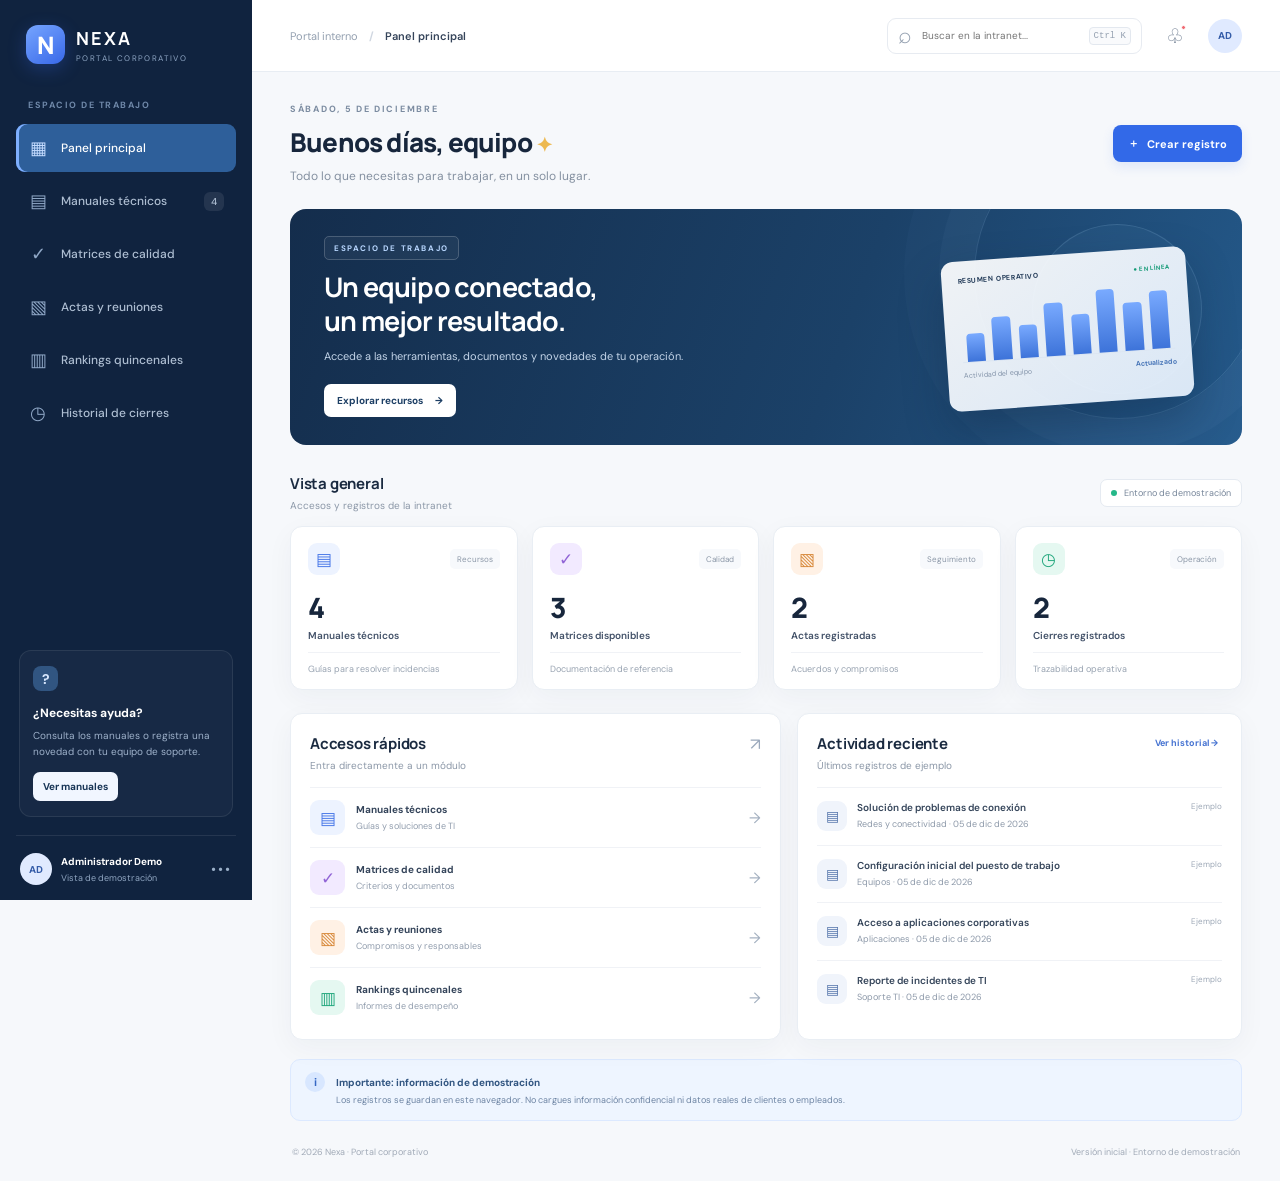
<file: Proyecto Intranet/intranet_empresa/index.html>
<!doctype html>
<html lang="es">
<head>
  <meta charset="utf-8">
  <meta name="viewport" content="width=device-width, initial-scale=1">
  <meta name="theme-color" content="#10233f">
  <title>Intranet | Portal Corporativo</title>
  <link rel="stylesheet" href="styles.css">
</head>
<body>
  
  <div class="app-shell">
    <aside class="sidebar" id="sidebar">
      <div class="brand">
        <div class="brand-mark">N</div>
        <div><strong>NEXA</strong><span>PORTAL CORPORATIVO</span></div>
      </div>

      <div class="workspace-label">ESPACIO DE TRABAJO</div>
      <nav class="nav" aria-label="Navegación principal">
        <button class="nav-item active" data-page="inicio">
          <span>▦</span> Panel principal
        </button>
        <button class="nav-item" data-page="manuales">
          <span>▤</span> Manuales técnicos <em id="manualCount">4</em></button>
        <button class="nav-item" data-page="calidad">
          <span>✓</span> Matrices de calidad
        </button>
        <button class="nav-item" data-page="actas">
          <span>▧</span> Actas y reuniones
        </button>
        <button class="nav-item" data-page="rankings">
          <span>▥</span> Rankings quincenales
        </button>
        <button class="nav-item" data-page="cierres">
          <span>◷</span> Historial de cierres
        </button>
      </nav>

      <div class="sidebar-bottom">
        <div class="help-card">
          <div class="help-icon">?</div>
          <strong>¿Necesitas ayuda?</strong>
          <p>Consulta los manuales o registra una novedad con tu equipo de soporte.</p>
          <button data-page="manuales" class="small-light">Ver manuales</button>
        </div>
        <div class="profile">
          <div class="avatar">AD</div>
          <div class="profile-info">
            <strong>Administrador Demo</strong>
            <span>Vista de demostración</span>
          </div>
          <span class="dots">•••</span>
        </div>
      </div>
    </aside>

    <main class="main">
      <header class="topbar">
        <button id="menuToggle" class="icon-button mobile-menu" aria-label="Abrir menú">☰</button>
        <div class="breadcrumbs">
          <span>Portal interno</span>
          <b>/</b>
          <strong id="crumb">Panel principal</strong>
        </div>
        <div class="top-actions">
          <label class="global-search">
            <span>⌕</span>
            <input id="globalSearch" placeholder="Buscar en la intranet..." aria-label="Buscar en la intranet">
            <kbd>Ctrl K</kbd>
          </label>
          <button class="icon-button notification" aria-label="Notificaciones">♧<i></i></button>
          <div class="top-avatar">AD</div>
        </div>
      </header>

      <section class="content">
        <div class="page-heading">
          <div><p class="eyebrow" id="todayLabel">PORTAL INTERNO</p>
            <h1 id="pageTitle">Buenos días, equipo <span>✦</span></h1>
            <p class="subtitle" id="pageSubtitle">Todo lo que necesitas para trabajar, en un solo lugar.</p>
          </div>
          <button class="primary-button" id="quickAdd">＋ <span id="quickAddText">Crear registro</span></button>
        </div>

        <section class="page-view" id="page-inicio">
          <div class="welcome-banner">
            <div class="welcome-copy"><span class="banner-chip">ESPACIO DE TRABAJO</span>
              <h2>Un equipo conectado,<br>un mejor resultado.</h2>
              <p>Accede a las herramientas, documentos y novedades de tu operación.</p>
              <button class="banner-button" data-page="manuales">Explorar recursos <span>→</span></button>
            </div>
            <div class="banner-art" aria-hidden="true">
              <div class="orb orb-one"></div>
              <div class="orb orb-two"></div>
              <div class="art-card">
                <div class="art-card-top"><span>RESUMEN OPERATIVO</span>
                  <span class="live-dot">● EN LÍNEA</span>
                </div>
                <div class="art-bars">
                  <i style="height:40%"></i>
                  <i style="height:62%"></i>
                  <i style="height:48%"></i>
                  <i style="height:77%"></i>
                  <i style="height:58%"></i>
                  <i style="height:92%"></i>
                  <i style="height:70%"></i>
                  <i style="height:84%"></i>
                </div>
                <div class="art-line">
                  <span>Actividad del equipo</span>
                  <strong>Actualizado</strong>
                </div>
              </div></div>
          </div>
          <div class="section-title-row"><div>
            <h2>Vista general</h2>
            <p>Accesos y registros de la intranet</p>
          </div><span class="period-pill">
            <span class="green-dot"></span> Entorno de demostración</span>
          </div>
          <div class="stats-grid">
            <article class="stat-card">
              <div class="stat-top">
                <span class="stat-icon blue">▤</span>
                <span class="stat-trend">Recursos</span>
              </div>
              <div class="stat-number" id="statManuals">4</div>
              <div class="stat-label">Manuales técnicos</div>
              <div class="stat-foot">Guías para resolver incidencias</div>
            </article>
            <article class="stat-card">
              <div class="stat-top">
                <span class="stat-icon purple">✓</span>
                <span class="stat-trend">Calidad</span>
              </div>
              <div class="stat-number" id="statQuality">3</div>
              <div class="stat-label">Matrices disponibles</div>
              <div class="stat-foot">Documentación de referencia</div>
            </article>
            <article class="stat-card">
              <div class="stat-top">
                <span class="stat-icon orange">▧</span>
                <span class="stat-trend">Seguimiento</span>
              </div>
              <div class="stat-number" id="statMinutes">2</div>
              <div class="stat-label">Actas registradas</div>
              <div class="stat-foot">Acuerdos y compromisos</div>
            </article>
            <article class="stat-card">
              <div class="stat-top">
                <span class="stat-icon green">◷</span>
                <span class="stat-trend">Operación</span>
              </div>
              <div class="stat-number" id="statClosures">2</div>
              <div class="stat-label">Cierres registrados</div>
              <div class="stat-foot">Trazabilidad operativa</div>
            </article>
          </div>
          <div class="dashboard-grid">
            <section class="panel quick-panel">
              <div class="panel-heading">
                <div>
                  <h2>Accesos rápidos</h2>
                  <p>Entra directamente a un módulo</p>
                </div>
                <span class="heading-symbol">↗</span>
              </div>
              <div class="quick-links">
              <button data-page="manuales" class="quick-link">
                <span class="quick-icon q-blue">▤</span>
                <span>
                  <strong>Manuales técnicos</strong>
                  <small>Guías y soluciones de TI</small>
                </span><b>→</b>
              </button>
              <button data-page="calidad" class="quick-link">
                <span class="quick-icon q-purple">✓</span>
                <span>
                  <strong>Matrices de calidad</strong>
                  <small>Criterios y documentos</small>
                </span><b>→</b>
              </button>
              <button data-page="actas" class="quick-link">
                <span class="quick-icon q-orange">▧</span>
                <span><strong>Actas y reuniones</strong>
                  <small>Compromisos y responsables</small>
                </span><b>→</b>
              </button>
              <button data-page="rankings" class="quick-link">
                <span class="quick-icon q-green">▥</span>
                <span><strong>Rankings quincenales</strong>
                  <small>Informes de desempeño</small>
                </span><b>→</b>
              </button>
            </div></section>
            <section class="panel activity-panel">
              <div class="panel-heading">
                <div>
                  <h2>Actividad reciente</h2>
                  <p>Últimos registros de ejemplo</p>
                </div>
                <button class="text-button" data-page="cierres">Ver historial →</button>
              </div>
              <div class="activity-list" id="recentActivity"></div>
            </section>
          </div>
          <div class="notice-strip">
            <span class="notice-symbol">i</span>
            <div>
              <strong>Importante: información de demostración</strong>
              <p>Los registros se guardan en este navegador. No cargues información confidencial ni datos reales de clientes o empleados.</p>
            </div></div>
        </section>

        <section class="page-view hidden" id="page-manuales"></section>
        <section class="page-view hidden" id="page-calidad"></section>
        <section class="page-view hidden" id="page-actas"></section>
        <section class="page-view hidden" id="page-rankings"></section>
        <section class="page-view hidden" id="page-cierres"></section>
        <footer class="footer">
          <span>© 2026 Nexa · Portal corporativo</span>
          <span>Versión inicial · Entorno de demostración</span>
        </footer>
      </section>
    </main>
  </div>

  <div class="modal-backdrop hidden" id="modalBackdrop" role="dialog" aria-modal="true" aria-labelledby="modalTitle">
    <form class="modal" id="recordForm">
      <div class="modal-header"><div>
        <p class="eyebrow">GESTIÓN DE INFORMACIÓN</p>
        <h2 id="modalTitle">Crear registro</h2>
      </div>
      <button type="button" class="icon-button" id="closeModal" aria-label="Cerrar">×</button></div>
      <p class="modal-description" id="modalDescription">Completa los campos para agregar un registro a la demostración.</p>
      <label class="field-label" for="recordTitle">Título <span>*</span></label>
      <input id="recordTitle" name="title" required maxlength="100" placeholder="Ej. Guía de conexión VPN">
      <label class="field-label" for="recordCategory">Categoría</label>
      <select id="recordCategory" name="category"><option>Soporte TI</option><option>Calidad</option><option>Reunión</option><option>Desempeño</option><option>Cierre operativo</option><option>General</option></select>
      <label class="field-label" for="recordDate">Fecha</label>
      <input id="recordDate" name="date" type="date">
      <label class="field-label" for="recordDescription">Descripción / observaciones</label>
      <textarea id="recordDescription" name="description" rows="3" maxlength="500" placeholder="Añade detalles útiles para el equipo..."></textarea>
      <div class="modal-actions">
        <button type="button" class="secondary-button" id="cancelModal">Cancelar</button>
        <button type="submit" class="primary-button">Guardar registro</button>
      </div>
    </form>
  </div>
  <div class="toast hidden" id="toast" role="status"></div>
  <script src="script.js"></script>
</body>
</html>
</file>
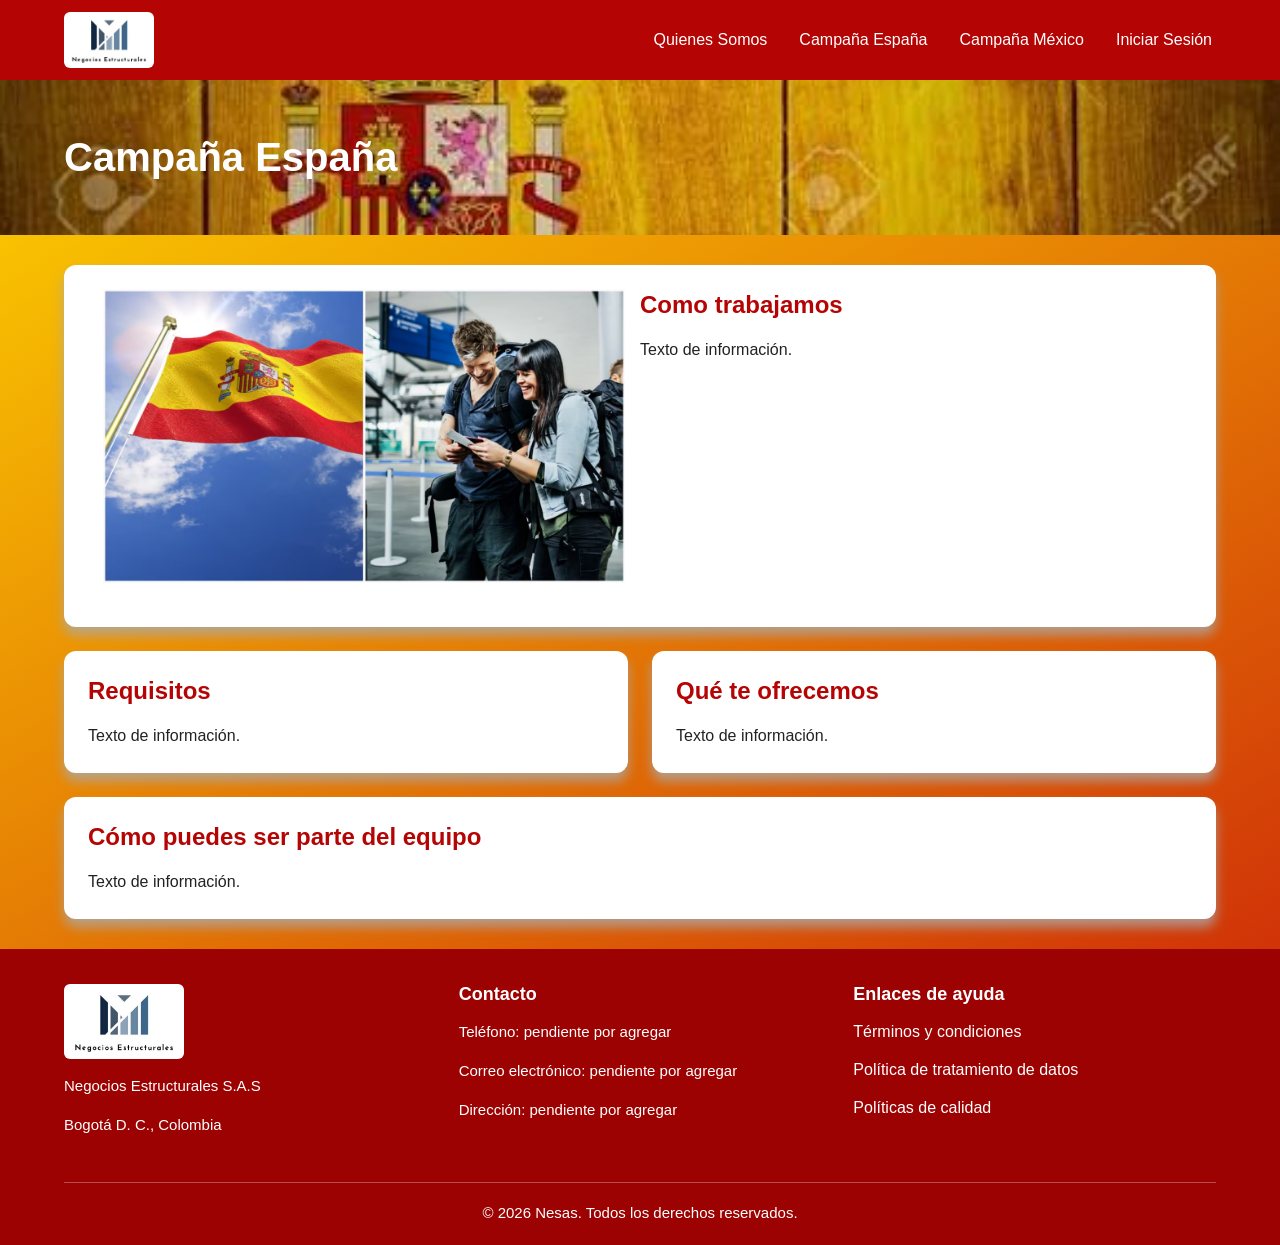
<file: Proyecto Intranet/Estructura html/Campaña España.html>
﻿<!DOCTYPE html>
<html lang="es">
<head>
    <meta charset="UTF-8">
    <meta name="viewport" content="width=device-width, initial-scale=1.0">
    <title>Campaña España | Nesas</title>
    <link rel="stylesheet" href="../Estructura CSS/Campaña España.css">
    <link rel="icon" type="image/jpeg" href="../Img/Logo Nesas.jpg">
</head>
<body>
    <header class="header">
        <a class="logo" href="Inicio.html">
            <img src="../Img/Logo Nesas.jpg" alt="Logo de Nesas">
        </a>
        <nav class="nav">
            <a href="Quienes Somos.html" aria-current="page">
                Quienes Somos
            </a>
            <a href="Campaña España.html">
                Campaña España
            </a>
            <a href="Campaña Mexico.html">
                Campaña México
            </a>
            <a href="Inicio Sesion.html">
                Iniciar Sesión
            </a>
        </nav>
    </header>
    <main>
        <h1 class="page-title">Campaña España</h1>

    <section class="container">
        <article class="post">
            <img src="../Img/Convocatoria España.jpg" alt="Asesores de Nesas">
            <div class="card-content">
                <h2>Como trabajamos</h2>
                <p>Texto de información.</p>
            </div>
        </article>
        <div class="mision-vision">
            <article class="texto">
                <div class="card-content">
                    <h2>Requisitos</h2>
                    <p>Texto de información.</p>
                </div>
            </article>
            <article class="vision">
                <div class="card-content">
                    <h2>Qué te ofrecemos</h2>
                    <p>Texto de información.</p>
                </div>
            </article>
        </div>
        <article class="diferentes">
            <div class="card-content">
                <h2>Cómo puedes ser parte del equipo</h2>
                <p>Texto de información.</p>
            </div>
        </article>
    </section>
    </main>
    <footer class="footer">
        <div class="footer-content">

            <section class="footer-brand">
                <img src="../Img/Logo Nesas.jpg" alt="Logo de Nesas">
                <p>Negocios Estructurales S.A.S</p>
                <p>Bogotá D. C., Colombia</p>
            </section>

            <section>
                <h2>Contacto</h2>
                <p>Teléfono: pendiente por agregar</p>
                <p>Correo electrónico: pendiente por agregar</p>
                <p>Dirección: pendiente por agregar</p>
            </section>

            <section>
                <h2>Enlaces de ayuda</h2>
                <a href="Terminos Y Condiciones.html">Términos y condiciones</a>
                <a href="Politica De Tratamiento De Datos.html">Política de tratamiento de datos</a>
                <a href="Politicas De Calidad.html">Políticas de calidad</a>
            </section>

        </div>

        <p class="copyright">
            © 2026 Nesas. Todos los derechos reservados.
        </p>
    </footer>
</body>
</html>
</file>
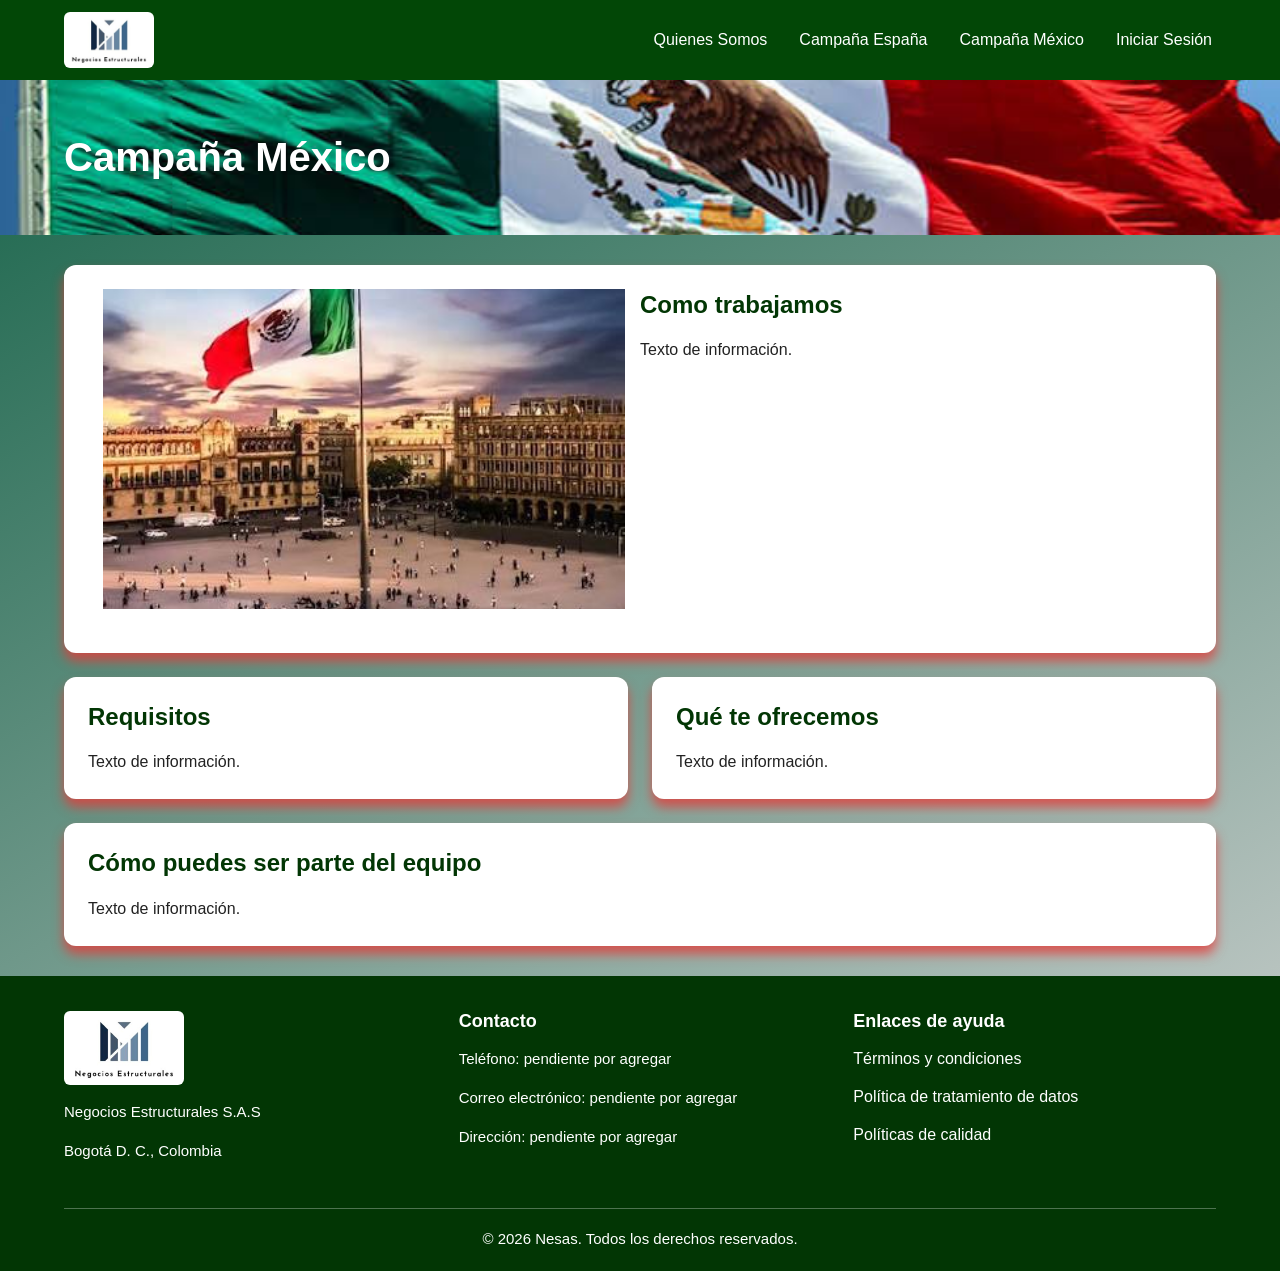
<file: Proyecto Intranet/Estructura html/Campaña Mexico.html>
﻿<!DOCTYPE html>
<html lang="es">
<head>
    <meta charset="UTF-8">
    <meta name="viewport" content="width=device-width, initial-scale=1.0">
    <title>Campaña México | Nesas</title>
    <link rel="stylesheet" href="../Estructura CSS/Campaña Mexico.css">
    <link rel="icon" type="image/jpeg" href="../Img/Logo Nesas.jpg">
</head>
<body>
    <header class="header">
        <a class="logo" href="Inicio.html">
            <img src="../Img/Logo Nesas.jpg" alt="Logo de Nesas">
        </a>
        <nav class="nav">
            <a href="Quienes Somos.html" aria-current="page">
                Quienes Somos
            </a>
            <a href="Campaña España.html">
                Campaña España
            </a>
            <a href="Campaña Mexico.html">
                Campaña México
            </a>
            <a href="Inicio Sesion.html">
                Iniciar Sesión
            </a>
        </nav>
    </header>
    <main>
        <h1 class="page-title">Campaña México</h1>

    <section class="container">
        <article class="post">
            <img src="../Img/Convocatoria Mexico.jpg" alt="Asesores de Nesas">
            <div class="card-content">
                <h2>Como trabajamos</h2>
                <p>Texto de información.</p>
            </div>
        </article>
        <div class="mision-vision">
            <article class="texto">
                <div class="card-content">
                    <h2>Requisitos</h2>
                    <p>Texto de información.</p>
                </div>
            </article>
            <article class="vision">
                <div class="card-content">
                    <h2>Qué te ofrecemos</h2>
                    <p>Texto de información.</p>
                </div>
            </article>
        </div>
        <article class="diferentes">
            <div class="card-content">
                <h2>Cómo puedes ser parte del equipo</h2>
                <p>Texto de información.</p>
            </div>
        </article>
    </section>
    </main>
    <footer class="footer">
        <div class="footer-content">

            <section class="footer-brand">
                <img src="../Img/Logo Nesas.jpg" alt="Logo de Nesas">
                <p>Negocios Estructurales S.A.S</p>
                <p>Bogotá D. C., Colombia</p>
            </section>

            <section>
                <h2>Contacto</h2>
                <p>Teléfono: pendiente por agregar</p>
                <p>Correo electrónico: pendiente por agregar</p>
                <p>Dirección: pendiente por agregar</p>
            </section>

            <section>
                <h2>Enlaces de ayuda</h2>
                <a href="Terminos Y Condiciones.html">Términos y condiciones</a>
                <a href="Politica De Tratamiento De Datos.html">Política de tratamiento de datos</a>
                <a href="Politicas De Calidad.html">Políticas de calidad</a>
            </section>

        </div>

        <p class="copyright">
            © 2026 Nesas. Todos los derechos reservados.
        </p>
    </footer>
</body>
</html>
</file>
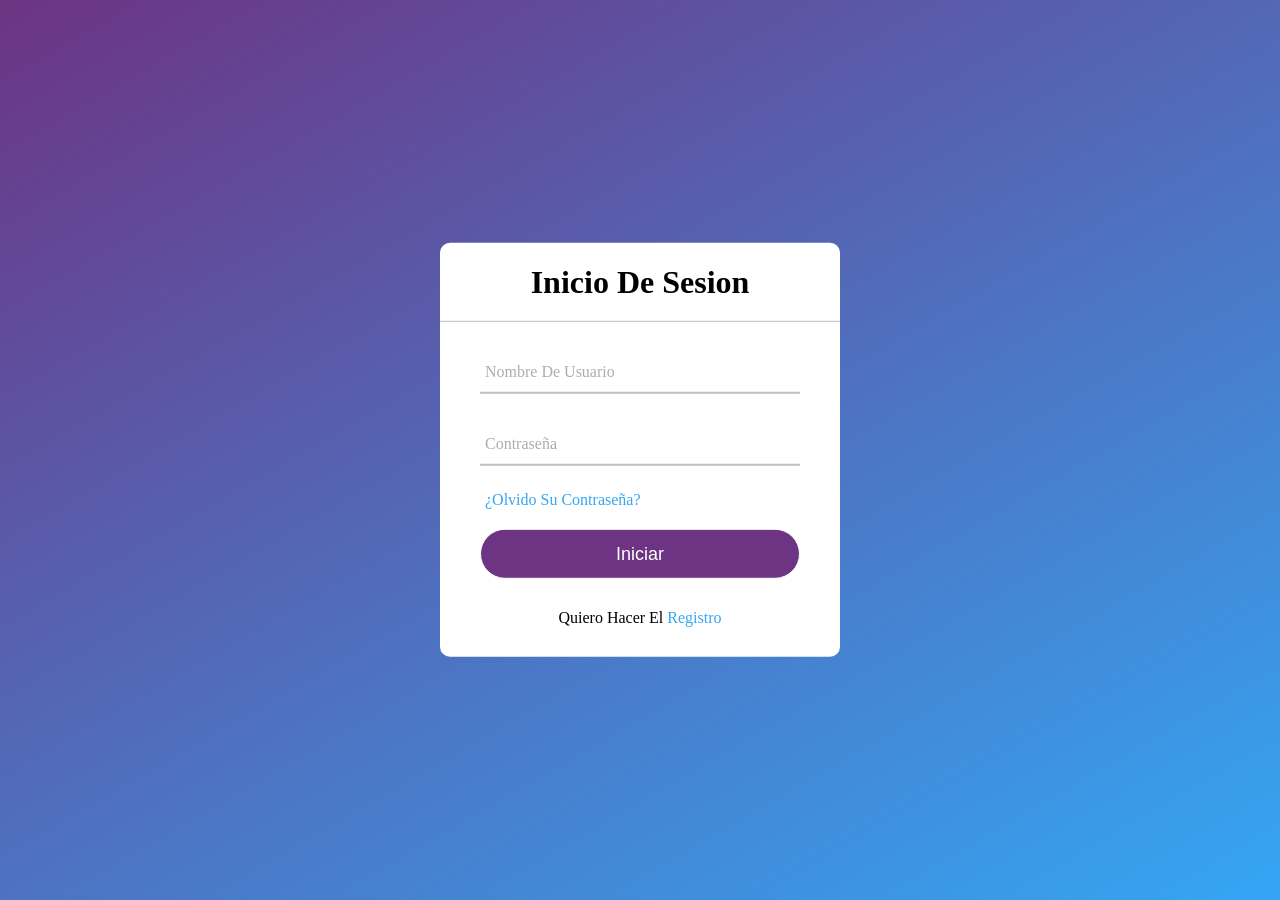
<file: Proyecto Intranet/Estructura html/Inicio Sesion.html>
﻿<!DOCTYPE html>
<html lang="es">
<head>
    <meta charset="UTF-8">
    <meta name="viewport" content="width=device-width, initial-scale=1.0">
    <title>Inicio De Sesion</title>
    <link rel="stylesheet" href="../Estructura CSS/Inicio Sesion.css">
    <link rel="icon" type="img" href="../Img/Logo Nesas.jpg"/>
</head>
<body>
    <div class="Formulario">
        <H1>Inicio De Sesion</H1>
        <form method="post">
             <div class="username">
                <input type="text" required>
                <label>Nombre De Usuario</label>
            </div>
            <div class="username">
                <input type="password" required>
                <label>Contraseña</label>
            </div>   
            <div class="recorder">¿Olvido Su Contraseña?</div>
            <input type="submit" value="Iniciar">
            <div class="registrarse">
                Quiero Hacer El <a href="#">Registro</a>
            </div>
        </form>
    </div>
</body>
</html>
</file>
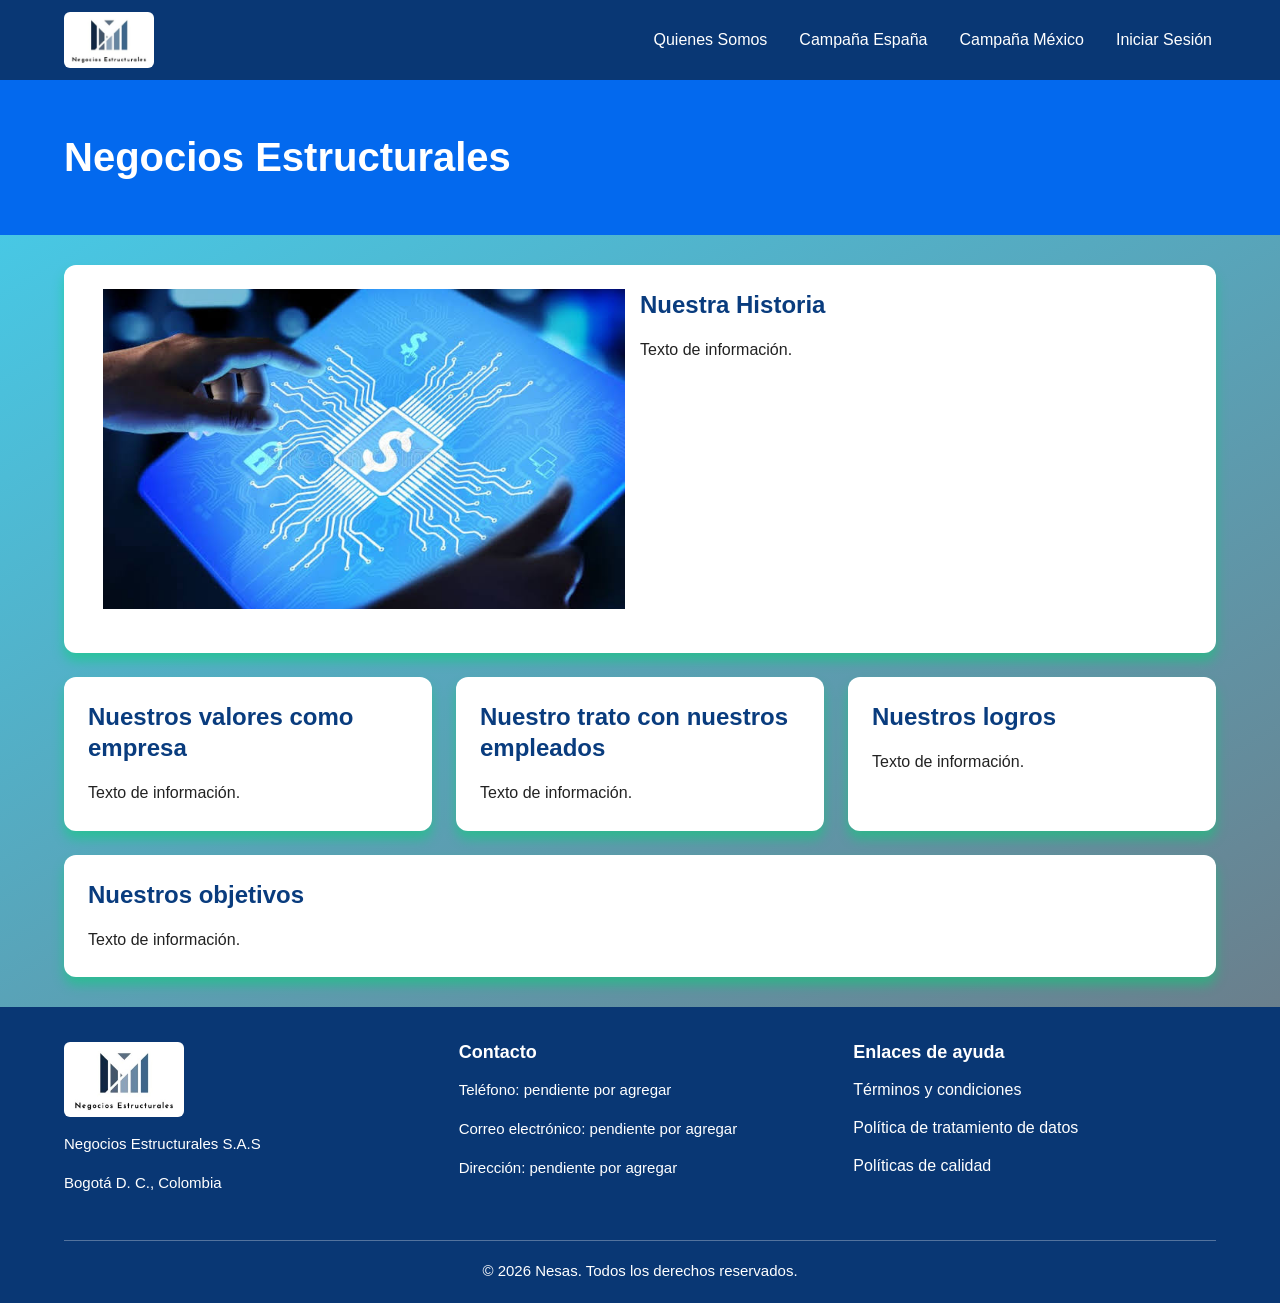
<file: Proyecto Intranet/Estructura html/Inicio.html>
<!DOCTYPE html>
<html lang="es">
<head>
    <meta charset="UTF-8">
    <meta name="viewport" content="width=device-width, initial-scale=1.0">
    <title>Negocios Estructurales</title>
    <link rel="stylesheet" href="../Estructura CSS/inicio.css">
    <link rel="icon" type="image/jpeg" href="../Img/Logo Nesas.jpg">
</head>
<body>
    <header class="header">
        <a class="logo" href="Inicio.html">
            <img src="../Img/Logo Nesas.jpg" alt="Logo de Nesas">
        </a>
        <nav class="nav">
            <a href="Quienes Somos.html" aria-current="page">
                Quienes Somos
            </a>
            <a href="Campaña España.html">
                Campaña España
            </a>
            <a href="Campaña Mexico.html">
                Campaña México
            </a>
            <a href="Inicio Sesion.html">
                Iniciar Sesión
            </a>
        </nav>
    </header>
    <main>
        <h1 class="page-title">Negocios Estructurales</h1>

    <section class="container">
        <article class="post">
            <img src="../Img/Fintech.jpg" alt="Asesores de Nesas">
            <div class="card-content">
                <h2>Nuestra Historia</h2>
                <p>Texto de información.</p>
            </div>
        </article>
        <div class="mision-vision">
            <article class="texto">
                <div class="card-content">
                    <h2>Nuestros valores como empresa</h2>
                    <p>Texto de información.</p>
                </div>
            </article>
            <article class="vision">
                <div class="card-content">
                    <h2>Nuestro trato con nuestros empleados</h2>
                    <p>Texto de información.</p>
                </div>
            </article>
            <article class="vision">
                <div class="card-content">
                    <h2>Nuestros logros</h2>
                    <p>Texto de información.</p>
                </div>
            </article>
        </div>
        <article class="diferentes">
            <div class="card-content">
                <h2>Nuestros objetivos</h2>
                <p>Texto de información.</p>
            </div>
        </article>
    </section>
    </main>
    <footer class="footer">
        <div class="footer-content">

            <section class="footer-brand">
                <img src="../Img/Logo Nesas.jpg" alt="Logo de Nesas">
                <p>Negocios Estructurales S.A.S</p>
                <p>Bogotá D. C., Colombia</p>
            </section>

            <section>
                <h2>Contacto</h2>
                <p>Teléfono: pendiente por agregar</p>
                <p>Correo electrónico: pendiente por agregar</p>
                <p>Dirección: pendiente por agregar</p>
            </section>

            <section>
                <h2>Enlaces de ayuda</h2>
                <a href="Terminos Y Condiciones.html">Términos y condiciones</a>
                <a href="Politica De Tratamiento De Datos.html">Política de tratamiento de datos</a>
                <a href="Politicas De Calidad.html">Políticas de calidad</a>
            </section>

        </div>

        <p class="copyright">
            © 2026 Nesas. Todos los derechos reservados.
        </p>
    </footer>
</body>
</html>
</file>
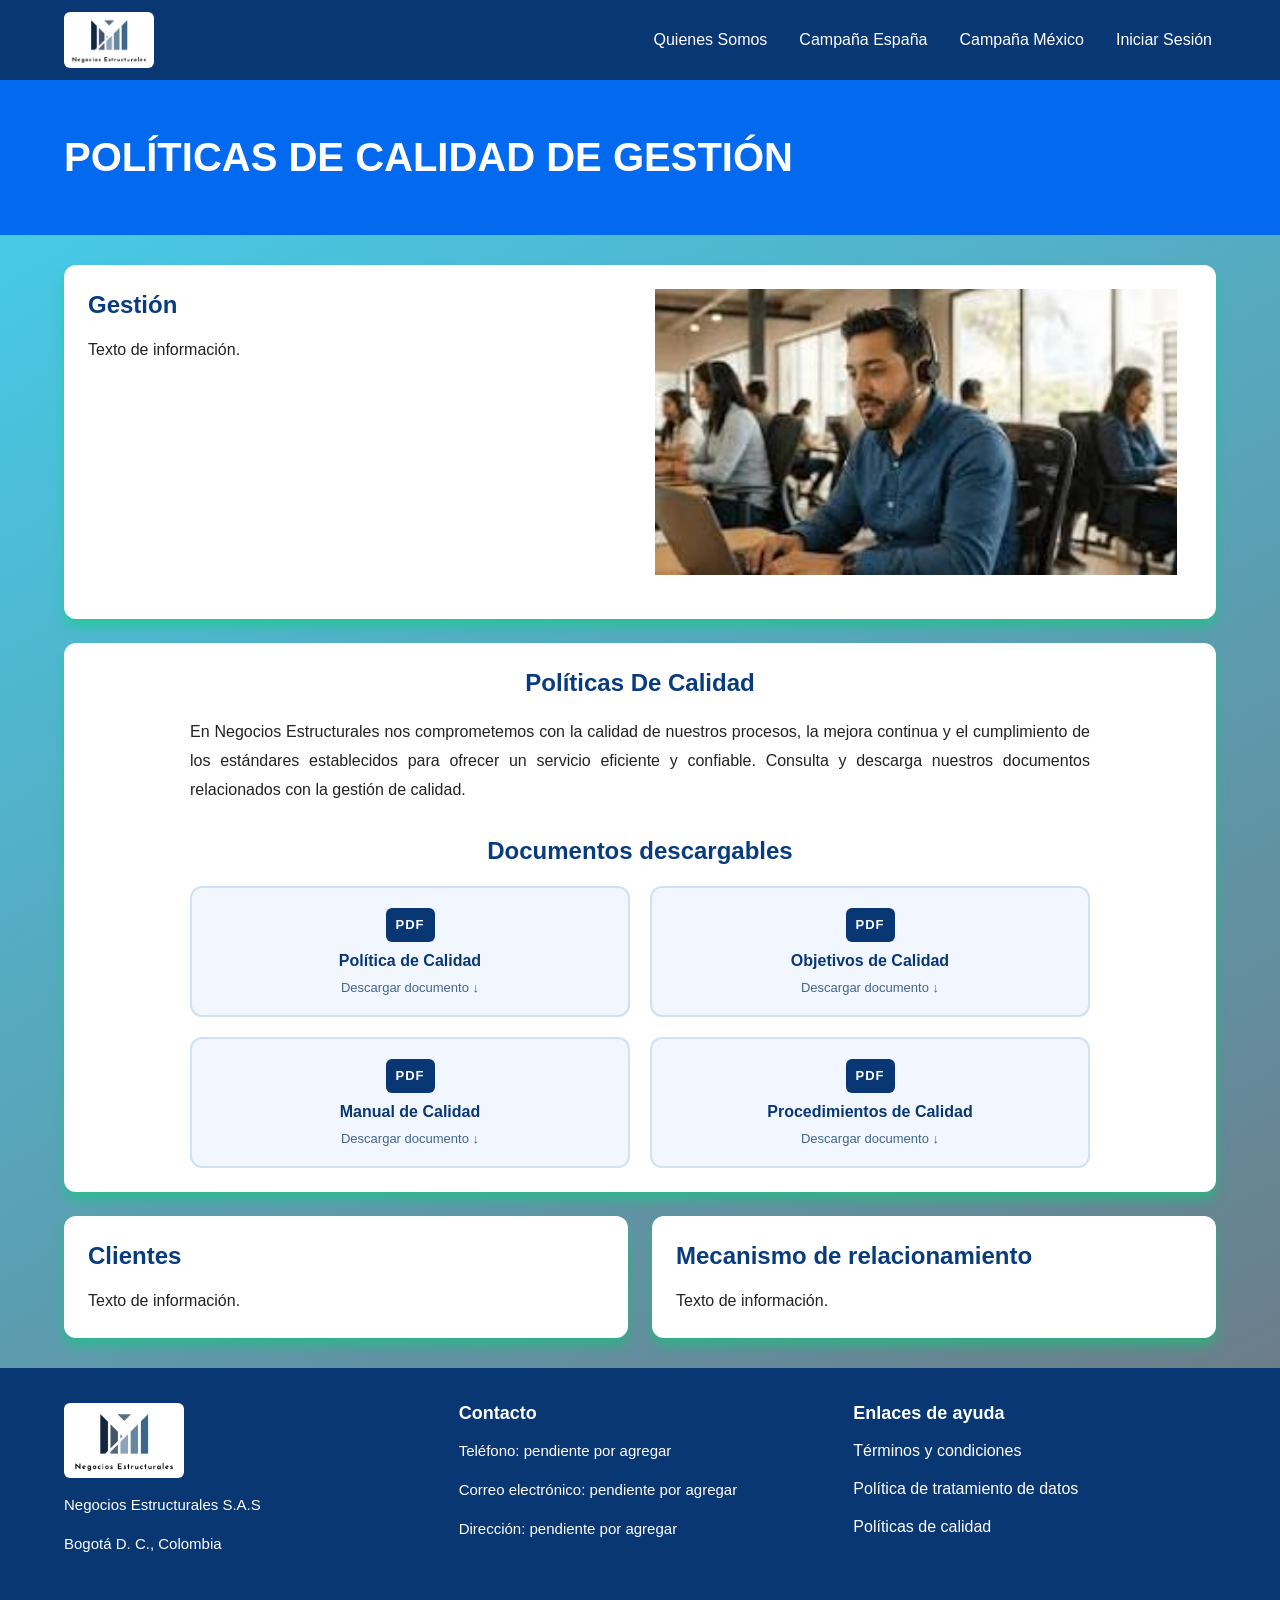
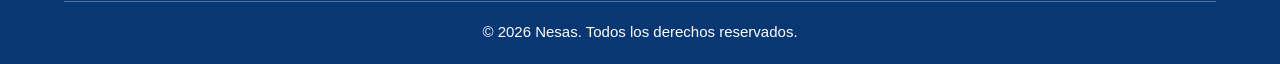
<file: Proyecto Intranet/Estructura html/Politicas De Calidad.html>
<!DOCTYPE html>
<html lang="es">
<head>
    <meta charset="UTF-8">
    <meta name="viewport" content="width=device-width, initial-scale=1.0">
    <title>Políticas De Calidad | Nesas</title>
    <link rel="stylesheet" href="../Estructura CSS/Politicas De Calidad.css">
    <link rel="icon" type="image/jpeg" href="../Img/Logo Nesas.jpg">
</head>
<body>
    <header class="header">
        <a class="logo" href="Inicio.html">
            <img src="../Img/Logo Nesas.jpg" alt="Logo de Nesas">
        </a>
        <nav class="nav">
            <a href="Quienes Somos.html" aria-current="page">
                Quienes Somos
            </a>
            <a href="Campaña España.html">
                Campaña España
            </a>
            <a href="Campaña Mexico.html">
                Campaña México
            </a>
            <a href="Inicio Sesion.html">
                Iniciar Sesión
            </a>
        </nav>
    </header>
    <main>
        <h1 class="page-title">POLÍTICAS DE CALIDAD DE GESTIÓN</h1>

    <section class="container">
        <article class="post">
            <img src="../Img/Calidad.jpg" alt="Equipo de calidad">
            <div class="card-content">
                <h2>Gestión</h2>
                <p>Texto de información.</p>
            </div>
        </article>
        
<article class="diferentes">
    <div class="card-content">
        <h2>Políticas De Calidad</h2>
        <p>
            En Negocios Estructurales nos comprometemos con la calidad de nuestros
            procesos, la mejora continua y el cumplimiento de los
            estándares establecidos para ofrecer un servicio eficiente
            y confiable. Consulta y descarga nuestros documentos
            relacionados con la gestión de calidad.
        </p>
        <h2>Documentos descargables</h2>
        <div class="documentos-calidad">
            <a class="boton-descarga"
               href="../Documentos/Manual técnico Intranet.docx"
               download>
                <span class="icono-documento">PDF</span>
                <span>Política de Calidad</span>
                <span class="texto-descarga">Descargar documento ↓</span>
            </a>
            <a class="boton-descarga"
               href="../Documentos/Objetivos-de-Calidad.pdf"
               download>
                <span class="icono-documento">PDF</span>
                <span>Objetivos de Calidad</span>
                <span class="texto-descarga">Descargar documento ↓</span>
            </a>
            <a class="boton-descarga"
               href="../Documentos/Manual-de-Calidad.pdf"
               download>
                <span class="icono-documento">PDF</span>
                <span>Manual de Calidad</span>
                <span class="texto-descarga">Descargar documento ↓</span>
            </a>
            <a class="boton-descarga"
               href="../Documentos/Procedimientos-de-Calidad.pdf"
               download>
                <span class="icono-documento">PDF</span>
                <span>Procedimientos de Calidad</span>
                <span class="texto-descarga">Descargar documento ↓</span>
            </a>
        </div>
    </div>
</article>
        <div class="mision-vision">
            <article class="texto">
                <div class="card-content">
                    <h2>Clientes</h2>
                    <p>Texto de información.</p>
                </div>
            </article>
            <article class="vision">
                <div class="card-content">
                    <h2>Mecanismo de relacionamiento</h2>
                    <p>Texto de información.</p>
                </div>
            </article>
        </div>
    </section>
    </main>
    <footer class="footer">
        <div class="footer-content">

            <section class="footer-brand">
                <img src="../Img/Logo Nesas.jpg" alt="Logo de Nesas">
                <p>Negocios Estructurales S.A.S</p>
                <p>Bogotá D. C., Colombia</p>
            </section>

            <section>
                <h2>Contacto</h2>
                <p>Teléfono: pendiente por agregar</p>
                <p>Correo electrónico: pendiente por agregar</p>
                <p>Dirección: pendiente por agregar</p>
            </section>

            <section>
                <h2>Enlaces de ayuda</h2>
                <a href="Terminos Y Condiciones.html">Términos y condiciones</a>
                <a href="Politica De Tratamiento De Datos.html">Política de tratamiento de datos</a>
                <a href="Politicas De Calidad.html">Políticas de calidad</a>
            </section>

        </div>

        <p class="copyright">
            © 2026 Nesas. Todos los derechos reservados.
        </p>
    </footer>
</body>
</html>
</file>
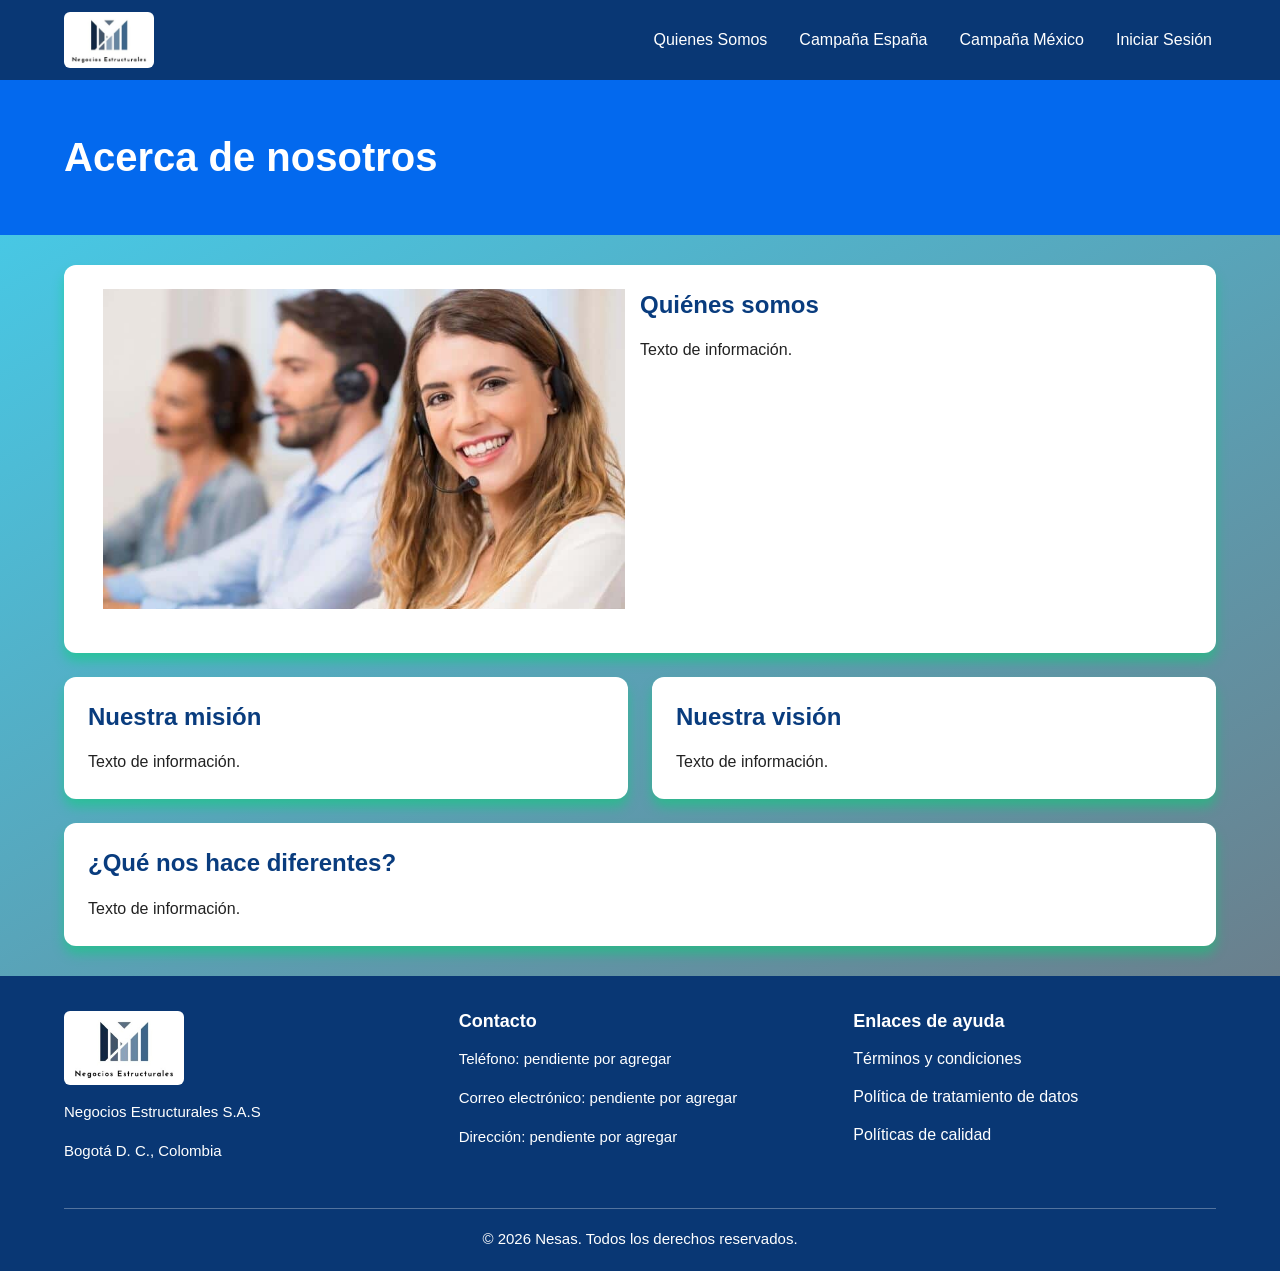
<file: Proyecto Intranet/Estructura html/Quienes Somos.html>
<!DOCTYPE html>
<html lang="es">
<head>
    <meta charset="UTF-8">
    <meta name="viewport" content="width=device-width, initial-scale=1.0">
    <title>Quiénes Somos | Nesas</title>
    <link rel="stylesheet" href="../Estructura CSS/Quienes Somos.css">
    <link rel="icon" type="image/jpeg" href="../Img/Logo Nesas.jpg">
</head>
<body>
    <header class="header">
        <a class="logo" href="Inicio.html">
            <img src="../Img/Logo Nesas.jpg" alt="Logo de Nesas">
        </a>
        <nav class="nav">
            <a href="Quienes Somos.html" aria-current="page">
                Quienes Somos
            </a>
            <a href="Campaña España.html">
                Campaña España
            </a>
            <a href="Campaña Mexico.html">
                Campaña México
            </a>
            <a href="Inicio Sesion.html">
                Iniciar Sesión
            </a>
        </nav>
    </header>
    <main>
        <h1 class="page-title">Acerca de nosotros</h1>

    <section class="container">
        <article class="post">
            <img src="../Img/Asesores.jpg" alt="Asesores de Nesas">
            <div class="card-content">
                <h2>Quiénes somos</h2>
                <p>Texto de información.</p>
            </div>
        </article>
        <div class="mision-vision">
            <article class="texto">
                <div class="card-content">
                    <h2>Nuestra misión</h2>
                    <p>Texto de información.</p>
                </div>
            </article>
            <article class="vision">
                <div class="card-content">
                    <h2>Nuestra visión</h2>
                    <p>Texto de información.</p>
                </div>
            </article>
        </div>
        <article class="diferentes">
            <div class="card-content">
                <h2>¿Qué nos hace diferentes?</h2>
                <p>Texto de información.</p>
            </div>
        </article>
    </section>
    </main>
    <footer class="footer">
        <div class="footer-content">

            <section class="footer-brand">
                <img src="../Img/Logo Nesas.jpg" alt="Logo de Nesas">
                <p>Negocios Estructurales S.A.S</p>
                <p>Bogotá D. C., Colombia</p>
            </section>

            <section>
                <h2>Contacto</h2>
                <p>Teléfono: pendiente por agregar</p>
                <p>Correo electrónico: pendiente por agregar</p>
                <p>Dirección: pendiente por agregar</p>
            </section>

            <section>
                <h2>Enlaces de ayuda</h2>
                <a href="Terminos Y Condiciones.html">Términos y condiciones</a>
                <a href="Politica De Tratamiento De Datos.html">Política de tratamiento de datos</a>
                <a href="Politicas De Calidad.html">Políticas de calidad</a>
            </section>

        </div>

        <p class="copyright">
            © 2026 Nesas. Todos los derechos reservados.
        </p>
    </footer>
</body>
</html>
</file>
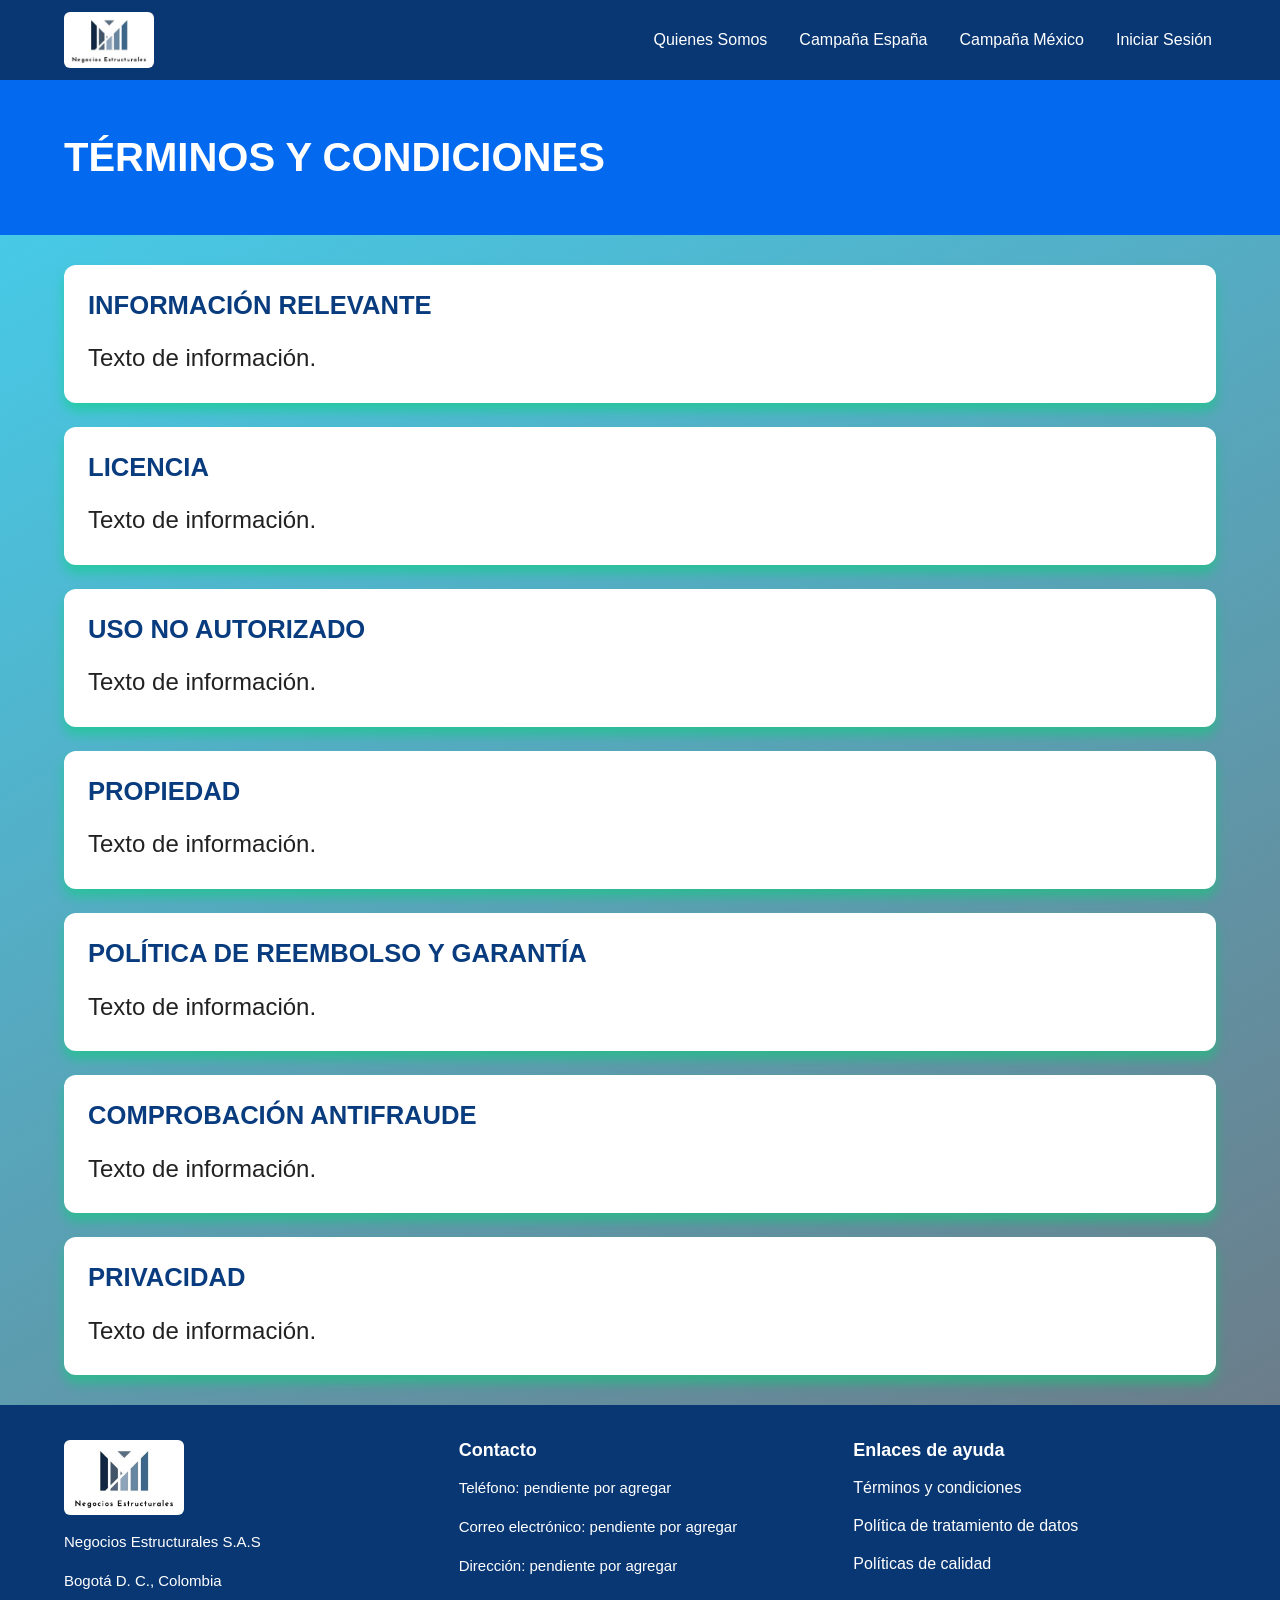
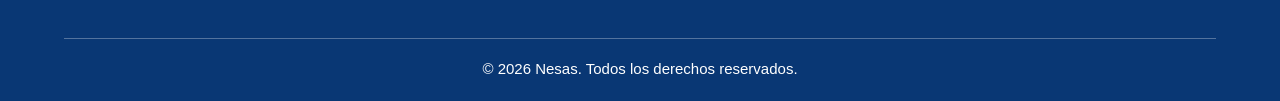
<file: Proyecto Intranet/Estructura html/Terminos Y Condiciones.html>
<!DOCTYPE html>
<html lang="es">
<head>
    <meta charset="UTF-8">
    <meta name="viewport" content="width=device-width, initial-scale=1.0">
    <title>Terminos y condiciones | Nesas</title>
    <link rel="stylesheet" href="../Estructura CSS/Terminos Y Condiciones.css">
    <link rel="icon" type="image/jpeg" href="../Img/Logo Nesas.jpg">
</head>
<body>
    <header class="header">
        <a class="logo" href="Inicio.html">
            <img src="../Img/Logo Nesas.jpg" alt="Logo de Nesas">
        </a>
        <nav class="nav">
            <a href="Quienes Somos.html" aria-current="page">
                Quienes Somos
            </a>
            <a href="Campaña España.html">
                Campaña España
            </a>
            <a href="Campaña Mexico.html">
                Campaña México
            </a>
            <a href="Inicio Sesion.html">
                Iniciar Sesión
            </a>
        </nav>
    </header>
    <main>
        <h1 class="page-title">TÉRMINOS Y CONDICIONES</h1>

    <section class="container">
        <article class="post">
            <div class="card-content">
                <h2>INFORMACIÓN RELEVANTE</h2>
                <p>Texto de información.</p>
            </div>
        </article>
          <article class="post">
            <div class="card-content">
                <h2>LICENCIA</h2>
                <p>Texto de información.</p>
            </div>
        </article>
          <article class="post">
            <div class="card-content">
                <h2>USO NO AUTORIZADO</h2>
                <p>Texto de información.</p>
            </div>
        </article>
          <article class="post">
            <div class="card-content">
                <h2>PROPIEDAD</h2>
                <p>Texto de información.</p>
            </div>
        </article>
          <article class="post">
            <div class="card-content">
                <h2>POLÍTICA DE REEMBOLSO Y GARANTÍA</h2>
                <p>Texto de información.</p>
            </div>
        </article>
         <article class="post">
            <div class="card-content">
                <h2>COMPROBACIÓN ANTIFRAUDE</h2>
                <p>Texto de información.</p>
            </div>
        </article>
         <article class="post">
            <div class="card-content">
                <h2>PRIVACIDAD</h2>
                <p>Texto de información.</p>
            </div>
        </article>
    </section>
    </main>
    <footer class="footer">
        <div class="footer-content">

            <section class="footer-brand">
                <img src="../Img/Logo Nesas.jpg" alt="Logo de Nesas">
                <p>Negocios Estructurales S.A.S</p>
                <p>Bogotá D. C., Colombia</p>
            </section>

            <section>
                <h2>Contacto</h2>
                <p>Teléfono: pendiente por agregar</p>
                <p>Correo electrónico: pendiente por agregar</p>
                <p>Dirección: pendiente por agregar</p>
            </section>

            <section>
                <h2>Enlaces de ayuda</h2>
                <a href="Terminos Y Condiciones.html">Términos y condiciones</a>
                <a href="Politica De Tratamiento De Datos.html">Política de tratamiento de datos</a>
                <a href="Politicas De Calidad.html">Políticas de calidad</a>
            </section>

        </div>

        <p class="copyright">
            © 2026 Nesas. Todos los derechos reservados.
        </p>
    </footer>
</body>
</html>
</file>
<file: Proyecto Intranet/intranet_empresa/styles.css>
@import url('https://fonts.googleapis.com/css2?family=DM+Sans:wght@400;500;600;700&family=Manrope:wght@400;500;600;700;800&display=swap');

:root {
    --navy:#10233f;
    --navy2:#173456;
    --ink:#17263c;
    --muted:#7a8798;
    --line:#e8edf3;
    --bg:#f6f8fb;
    --blue:#3269e8;
    --blue-light:#edf3ff;
    --shadow:0 8px 28px rgba(26,49,80,.045)
}

* {
    box-sizing:border-box
}

body {
    margin:0;
    background:var(--bg);
    color:var(--ink);
    font-family:'DM Sans',sans-serif;font-size:14px
}

button,input,select,textarea {
    font:inherit
}

button {
    cursor:pointer
}

.app-shell {
    min-height:100vh
}

.sidebar {
    position:fixed;
    inset:0 auto 0 0;
    width:252px;
    background:var(--navy);
    color:#fff;
    display:flex;
    flex-direction:column;
    padding:25px 16px 15px;z-index:20
}

.brand {
    display:flex;
    align-items:center;
    gap:11px;
    padding:0 10px 35px
}

.brand-mark {
    width:39px;
    height:39px;
    border-radius:12px;
    background:linear-gradient(145deg,#76a5ff,#3868e8);
    display:grid;
    place-items:center;
    font-family:Manrope,sans-serif;
    font-size:24px;
    font-weight:800;
    color:white;
    box-shadow:0 5px 18px #3868e84a
}

.brand strong {
    font-family:Manrope,sans-serif;
    display:block;
    font-size:18px;
    letter-spacing:2px
}

.brand span {
    display:block;
    color:#8ea5c3;
    font-size:8px;
    letter-spacing:1.4px;
    margin-top:3px
}

.workspace-label {
    font-size:9px;
    letter-spacing:1.5px;
    color:#6f88a9;
    font-weight:700;
    padding:0 12px 13px
}

.nav {
    display:grid;
    gap:5px
}

.nav-item {
    border:0;
    color:#aebed2;
    background:transparent;
    text-align:left;
    padding:12px 12px;
    border-radius:9px;
    display:flex;
    align-items:center;
    gap:13px;
    font-size:12px;
    font-weight:500;
    transition:.18s
}

.nav-item>span {
    font-size:18px;
    width:20px;
    text-align:center;
    color:#90a8c7
}

.nav-item:hover {
    background:#ffffff0b;
    color:white
}

.nav-item.active {
    background:#2e5f9a;
    color:#fff;
    box-shadow:inset 3px 0 #7eafff
}

.nav-item.active>span {
    color:#c5dcff
}

.nav-item em {
    font-style:normal;
    margin-left:auto;
    font-size:10px;
    background:#ffffff16;
    padding:3px 7px;
    border-radius:6px
}

.sidebar-bottom {
    margin-top:auto
}

.help-card {
    margin:18px 3px 18px;
    padding:15px 13px;
    border:1px solid #ffffff15;
    background:#ffffff08;
    border-radius:12px
}

.help-icon {
    height:25px;
    width:25px;
    border-radius:8px;
    display:grid;
    place-items:center;
    background:#315581;
    color:#d9e9ff;
    font-weight:700;
    margin-bottom:12px
}

.help-card strong {
    font-size:12px
}

.help-card p {
    font-size:10px;
    color:#9eb1ca;
    line-height:1.6;
    margin:7px 0 12px
}

.small-light {
    border:0;
    border-radius:7px;
    background:#f1f6ff;
    color:#173456;
    padding:8px 10px;
    font-size:10px;
    font-weight:700
}

.profile {
    border-top:1px solid #ffffff16;
    padding:17px 4px 0;
    display:flex;
    align-items:center;
    gap:9px
}

.avatar,.top-avatar {
    width:32px;
    height:32px;
    border-radius:50%;
    background:#e0eaff;
    color:#345ca8;
    display:grid;
    place-items:center;
    font-size:10px;
    font-weight:700
}

.profile-info {
    display:grid;
    gap:4px;
    min-width:0
}

.profile-info strong {
    font-size:10px
}

.profile-info span {
    font-size:9px;
    color:#8fa5c0
}

.dots {
    margin-left:auto;
    color:#9bb0c9;
    letter-spacing:2px
}

.main {
    margin-left:252px;
    min-height:100vh
}

.topbar {
    height:72px;
    background:#fff;
    border-bottom:1px solid var(--line);
    display:flex;
    align-items:center;
    justify-content:space-between;
    padding:0 38px;
    gap:20px
}

.breadcrumbs {
    display:flex;
    align-items:center;
    gap:11px;
    font-size:11px;
    color:#94a0b0
}

.breadcrumbs b {
    color:#d0d7e1
}

.breadcrumbs strong {
    color:#35445a;
    font-weight:600
}

.top-actions {
    display:flex;
    align-items:center;
    gap:17px
}

.global-search {
    height:36px;
    width:255px;
    border:1px solid #e7ebf1;
    border-radius:9px;
    display:flex;
    align-items:center;
    gap:8px;
    padding:0 10px;
    color:#94a0b0
}

.global-search>span {
    font-size:23px;
    line-height:1
}

.global-search input {
    border:0;
    outline:0;
    width:100%;
    min-width:0;
    font-size:10px;
    color:var(--ink)
}

.global-search kbd {
    white-space:nowrap;
    font-size:9px;
    border:1px solid #e3e8ef;
    border-radius:4px;
    padding:3px 4px;
    background:#f9fafc
}

.icon-button {
    border:0;
    background:transparent;
    color:#6d7c90;
    font-size:20px;
    width:32px;
    height:32px;
    display:grid;
    place-items:center;
    border-radius:8px
}

.icon-button:hover {
    background:#f0f4fa
}

.notification {
    position:relative
}

.notification i {
    position:absolute;
    width:5px;
    height:5px;
    background:#f06b73;
    border:1px solid white;
    border-radius:50%;
    right:5px;top:5px
}

.top-avatar {
    width:34px;
    height:34px
}

.mobile-menu {
    display:none
}

.content {
    padding:31px 38px 20px;
    max-width:1600px;
    margin:auto
}

.page-heading {
    display:flex;
    justify-content:space-between;
    align-items:center;
    gap:20px;
    margin-bottom:25px
}

.eyebrow {
    font-size:9px;
    font-weight:700;
    letter-spacing:1.7px;
    color:#7b8ba0;
    margin:0 0 9px
}

.page-heading h1 {
    font-family:Manrope,sans-serif;
    font-size:26px;
    letter-spacing:-.8px;
    margin:0;
    font-weight:800;
    color:#17263c
}

.page-heading h1 span {
    color:#edb950;
    font-size:20px
}

.subtitle {
    font-size:12px;
    color:#8490a0;
    margin:8px 0 0
}

.primary-button {
    border:0;
    background:var(--blue);
    color:white;
    border-radius:8px;
    padding:11px 15px;
    font-size:11px;
    font-weight:700;
    box-shadow:0 5px 12px #3269e81e;
    display:inline-flex;
    align-items:center;
    gap:8px;
    justify-content:center
}

.primary-button:hover {
    background:#2558ce
}

.welcome-banner {
    min-height:236px;
    overflow:hidden;
    position:relative;
    border-radius:16px;
    background:linear-gradient(110deg,#142d4c 0%,#1b4168 58%,#24598a 100%);
    color:white;
    display:flex;
    align-items:center;
    padding:28px 34px;
    margin-bottom:28px
}

.welcome-copy {
    position:relative;
    z-index:2;
    max-width:54%
}

.banner-chip {
    font-size:8px;
    letter-spacing:1.6px;
    font-weight:700;
    color:#b9d7ff;
    border:1px solid #ffffff30;
    background:#ffffff0b;
    padding:6px 9px;
    border-radius:5px
}

.welcome-copy h2 {
    font-family:Manrope,sans-serif;
    font-size:27px;
    line-height:1.25;
    letter-spacing:-.8px;
    margin:15px 0 9px
}

.welcome-copy p {
    color:#c3d4e8;
    font-size:11px;
    line-height:1.7;
    margin:0 0 18px
}

.banner-button {
    background:#fff;
    color:#1c3e64;
    border:0;
    border-radius:7px;
    padding:10px 13px;
    font-size:10px;
    font-weight:700
}

.banner-button span {
    margin-left:10px
}

.banner-art {
    position:absolute;
    inset:0 0 0 52%;
    overflow:hidden
}

.orb {
    position:absolute;
    border-radius:50%;
    border:1px solid #b6d9ff26
}

.orb-one {
    width:290px;
    height:290px;
    right:-22px;
    top:-80px;
    box-shadow:0 0 0 35px #b6d9ff08,0 0 0 70px #b6d9ff06
}

.orb-two {
    width:170px;
    height:170px;
    right:40px;
    top:15px;
    background:#8bc5ff0c
}

.art-card {
    position:absolute;
    width:245px;
    height:150px;
    right:52px;
    top:45px;
    border-radius:12px;
    background:linear-gradient(145deg,#ffffffed,#e9f3ffeb);
    box-shadow:0 20px 45px #0b203b55;
    padding:15px 16px;color:#253d5a;
    transform:rotate(-4deg)
}

.art-card-top {
    display:flex;
    justify-content:space-between;
    align-items:center;
    font-size:7px;
    letter-spacing:.6px;
    font-weight:700
}

.live-dot {
    color:#159b77;
    font-size:6px
}

.art-bars {
    height:78px;
    display:flex;
    align-items:end;
    gap:8px;
    padding:8px 5px 0;
    border-bottom:1px solid #dce6f2
}

.art-bars i {
    display:block;
    flex:1;
    border-radius:4px 4px 0 0;
    background:linear-gradient(#79aaff,#3d73d9)
}

.art-line {
    display:flex;
    justify-content:space-between;
    margin-top:8px;
    font-size:7px;
    color:#8091a7
}

.art-line strong {
    color:#4674b7
}

.section-title-row {
    display:flex;
    align-items:center;
    justify-content:space-between;
    margin-bottom:14px
}

.section-title-row h2,.panel-heading h2 {
    font-family:Manrope,sans-serif;
    font-size:15px;
    margin:0;
    color:#1a2a40;
    letter-spacing:-.2px
}

.section-title-row p,.panel-heading p {
    font-size:10px;
    color:#8b97a7;
    margin:5px 0 0
}

.period-pill {
    font-size:9px;
    color:#77869a;
    border:1px solid #e5eaf1;
    border-radius:7px;
    padding:7px 10px;
    background:#fff
}

.green-dot {
    display:inline-block;
    width:6px;
    height:6px;
    border-radius:50%;
    background:#25b889;
    margin-right:5px
}

.stats-grid {
    display:grid;
    grid-template-columns:repeat(4,minmax(0,1fr));
    gap:14px;
    margin-bottom:23px
}

.stat-card,.panel {
    background:#fff;
    border:1px solid #e9eef4;
    border-radius:12px;
    box-shadow:var(--shadow)
}

.stat-card {
    padding:16px 17px 14px;
    min-width:0
}

.stat-top {
    display:flex;
    justify-content:space-between;
    align-items:center
}

.stat-icon {
    width:32px;
    height:32px;
    border-radius:9px;
    display:grid;
    place-items:center;
    font-size:17px
}

.blue {
    background:#edf3ff;
    color:#4777e8
}

.purple {
    background:#f2eaff;
    color:#9164d6
}

.orange {
    background:#fff1e5;
    color:#d88a3c
}

.green {
    background:#e5f8f1;
    color:#22a77d
}

.stat-trend {
    font-size:8px;
    color:#8b97a7;
    background:#f7f9fc;
    border-radius:5px;
    padding:5px 7px
}

.stat-number {
    font-family:Manrope,sans-serif;
    font-weight:800;
    font-size:28px;
    letter-spacing:-1px;
    margin-top:13px
}

.stat-label {
    font-size:10px;
    color:#425168;
    font-weight:600;
    margin-top:3px
}

.stat-foot {
    font-size:9px;
    color:#98a3b1;
    margin-top:10px;
    padding-top:10px;
    border-top:1px solid #f0f2f6
}

.dashboard-grid {
    display:grid;
    grid-template-columns:1.05fr .95fr;
    gap:16px
}

.panel {
    padding:19px 19px 12px;
    min-width:0
}

.panel-heading {
    display:flex;
    justify-content:space-between;
    align-items:flex-start;
    margin-bottom:15px
}

.heading-symbol {
    color:#9ba9bc;
    font-size:17px
}

.quick-links {
    display:grid
}

.quick-link {
    display:flex;
    align-items:center;
    gap:11px;
    padding:12px 0;
    border:0;
    border-top:1px solid #f0f2f6;
    background:transparent;
    text-align:left;
    width:100%
}

.quick-icon {
    width:35px;
    height:35px;
    display:grid;
    place-items:center;
    border-radius:9px;
    font-size:17px;
    flex-shrink:0
}

.q-blue {
    background:#edf3ff;
    color:#4777e8
}

.q-purple {
    background:#f2eaff;
    color:#9164d6
}

.q-orange {
    background:#fff1e5;
    color:#d88a3c
}

.q-green {
    background:#e5f8f1;
    color:#22a77d
}

.quick-link>span:nth-child(2) {
    display:grid;
    gap:4px;flex:1
}

.quick-link strong {
    font-size:10px;
    color:#34445a
}

.quick-link small {
    font-size:9px;
    color:#929eae
}

.quick-link>b {
    font-size:15px;
    color:#a2afbf;
    font-weight:400
}

.quick-link:hover strong {
    color:var(--blue)
}

.text-button {
    border:0;
    background:transparent;
    color:#4774d2;
    font-size:9px;
    font-weight:700;
    padding:4px
}

.activity-list {
    display:grid
}

.activity-item {
    display:flex;
    align-items:flex-start;
    gap:10px;
    padding:13px 0;
    border-top:1px solid #f0f2f6
}

.activity-bullet {
    width:30px;
    height:30px;
    border-radius:9px;
    background:#f0f4fb;
    color:#5676ac;
    display:grid;
    place-items:center;
    flex-shrink:0
}

.activity-body {
    min-width:0;flex:1
}

.activity-body strong {
    font-size:10px;
    display:block;
    color:#35455a;
    font-weight:600;
    overflow-wrap:anywhere
}

.activity-body p {
    font-size:9px;
    color:#8d99a9;
    margin:4px 0 0;
    line-height:1.5
}

.activity-time {
    font-size:8px;
    color:#9ba6b5;
    white-space:nowrap
}

.notice-strip {
    display:flex;
    align-items:flex-start;
    gap:11px;
    margin-top:19px;
    background:#eef5ff;
    border:1px solid #dce9ff;
    border-radius:10px;
    padding:12px 14px
}

.notice-symbol {
    width:20px;
    height:20px;
    display:grid;
    place-items:center;
    background:#d8e7ff;
    border-radius:50%;
    color:#3467c4;
    font-size:11px;
    font-weight:700;
    flex-shrink:0
}

.notice-strip strong {
    font-size:10px;
    color:#315581
}

.notice-strip p {
    font-size:9px;
    color:#6d84a3;
    margin:4px 0 0;
    line-height:1.5
}

.footer {
    display:flex;
    justify-content:space-between;
    gap:10px;
    color:#a1aab7;
    font-size:9px;
    padding:25px 2px 3px
}

.hidden {
    display:none!important
}

.module-toolbar {
    display:flex;
    justify-content:space-between;
    align-items:center;
    gap:12px;
    margin-bottom:17px
}

.module-search {
    width:min(330px,100%);
    height:38px;
    display:flex;
    align-items:center;
    gap:8px;
    border:1px solid #e4eaf2;
    background:#fff;
    border-radius:8px;
    padding:0 12px;
    color:#8b99aa
}

.module-search input {
    border:0;
    outline:0;
    width:100%;
    font-size:11px
}

.result-count {
    font-size:10px;
    color:#8b97a7;
    white-space:nowrap
}

.records-grid {
    display:grid;
    grid-template-columns:repeat(2,minmax(0,1fr));
    gap:14px
}

.record-card {
    border:1px solid #e7edf4;
    background:#fff;
    border-radius:12px;
    padding:18px;
    box-shadow:var(--shadow);
    min-width:0
}

.record-top {
    display:flex;
    align-items:center;
    justify-content:space-between;
    gap:8px;
    margin-bottom:13px
}

.record-icon {
    width:36px;
    height:36px;
    border-radius:10px;
    background:#edf3ff;
    color:#3869d4;
    display:grid;
    place-items:center;
    font-size:18px
}

.record-tag {
    font-size:8px;
    color:#5173b6;
    background:#eff4ff;
    padding:5px 8px;
    border-radius:5px
}

.record-card h3 {
    font-family:Manrope,sans-serif;
    font-size:13px;
    margin:0 0 7px;
    overflow-wrap:anywhere
}

.record-card p {
    font-size:10px;
    color:#7d8b9e;
    line-height:1.6;
    margin:0 0 15px;
    min-height:32px;
    overflow-wrap:anywhere
}

.record-meta {
    display:flex;
    justify-content:space-between;
    align-items:center;
    gap:10px;
    border-top:1px solid #f0f2f6;
    padding-top:12px;
    color:#96a1b0;
    font-size:9px
}

.record-meta button {
    border:0;
    background:transparent;
    color:#4774d2;
    font-size:9px;
    font-weight:700
}

.empty-state {
    grid-column:1/-1;
    padding:45px 20px;
    text-align:center;
    border:1px dashed #d9e1eb;
    background:#fff;
    border-radius:12px;
    color:#8592a4
}

.empty-state strong {
    display:block;
    color:#45566e;
    margin-bottom:6px
}

.empty-state p {
    font-size:11px;
    margin:0
}

.table-wrap {
    overflow:auto;
    background:#fff;
    border:1px solid #e8edf3;
    border-radius:12px
}

.data-table {
    width:100%;
    border-collapse:collapse;
    min-width:620px
}

.data-table th {
    text-align:left;
    font-size:9px;
    letter-spacing:.5px;
    text-transform:uppercase;
    color:#8c99aa;
    background:#f9fbfd;
    padding:13px 16px;
    border-bottom:1px solid #edf1f5
}

.data-table td {
    font-size:10px;
    color:#4c5c70;
    padding:14px 16px;
    border-bottom:1px solid #f0f3f7
}

.data-table tr:last-child td {
    border-bottom:0
}

.data-table td strong {
    font-size:10px;
    color:#2a3b52
}

.status-pill {
    display:inline-flex;
    border-radius:5px;
    padding:5px 7px;
    background:#eaf8f1;
    color:#16845d;
    font-size:8px
}

.row-action {
    border:0;
    background:transparent;
    color:#4774d2;
    font-size:10px;
    font-weight:700
}

.footer {
    clear:both
}

.modal-backdrop {
    position:fixed;
    inset:0;z-index:50;
    background:#10233f8a;
    display:grid;
    place-items:center;
    padding:20px;
    backdrop-filter:blur(3px)
}

.modal {
    width:min(480px,100%);
    background:#fff;
    border-radius:15px;
    padding:25px;
    box-shadow:0 25px 90px #0d1d3540;
    max-height:90vh;
    overflow:auto
}

.modal-header {
    display:flex;
    align-items:flex-start;
    justify-content:space-between
}

.modal-header h2 {
    font-family:Manrope,sans-serif;
    margin:0;
    font-size:21px
}

.modal-description {
    font-size:11px;
    color:#8490a0;
    line-height:1.6;
    margin:12px 0 20px
}

.field-label {
    display:block;
    font-size:10px;
    color:#4d5d72;
    font-weight:700;
    margin:14px 0 7px
}

.field-label span {
    color:#e05260
}

.modal input,.modal select,.modal textarea {
    width:100%;
    border:1px solid #dfe6ef;
    border-radius:8px;
    padding:10px 11px;
    font-size:11px;
    color:#2b3c52;
    background:#fff;
    outline:none
}

.modal input:focus,.modal select:focus,.modal textarea:focus {
    border-color:#7298ef;
    box-shadow:0 0 0 3px #3269e812
}

.modal textarea {
    resize:vertical
}

.modal-actions {
    display:flex;
    justify-content:flex-end;
    gap:9px;
    margin-top:22px
}

.secondary-button {
    border:1px solid #dfe6ef;
    background:#fff;
    color:#56667a;
    border-radius:8px;
    padding:10px 14px;
    font-size:10px;
    font-weight:700
}

.toast {
    position:fixed;
    right:25px;
    bottom:25px;z-index:70;
    background:#173456;
    color:white;
    padding:13px 18px;
    border-radius:9px;
    box-shadow:0 8px 30px #122b4b30;
    font-size:11px;
    max-width:min(400px,calc(100vw - 30px))
}

@media(min-width:1500px){
    .content{padding-top:38px}
    .welcome-banner{min-height:260px}
    .stats-grid{gap:18px}
    .stat-card{padding:19px}
    .dashboard-grid{gap:19px}
}

@media(max-width:1100px){
    .sidebar{width:225px}
    .main{margin-left:225px}
    .topbar{padding:0 25px}
    .content{padding:27px 25px}
    .global-search{width:210px}
    .stats-grid{grid-template-columns:repeat(2,minmax(0,1fr))}
    .art-card{right:20px}
    .dashboard-grid{grid-template-columns:1fr}
}

@media(max-width:760px){
    .sidebar{transform:translateX(-100%);transition:transform .22s ease;width:252px;box-shadow:15px 0 35px #12233d20}
    .sidebar.open{transform:translateX(0)}
    .main{margin-left:0}
    .topbar{height:62px;padding:0 15px}
    .mobile-menu{display:grid}
    .breadcrumbs{margin-right:auto;font-size:10px}
    .global-search{width:36px;border:0;padding:0;justify-content:center}
    .global-search input,
    .global-search kbd{display:none}
    .global-search>span{font-size:25px}
    .top-actions{gap:7px}
    .top-avatar{width:30px;height:30px}
    .content{padding:23px 15px}
    .page-heading{align-items:flex-start}
    .page-heading h1{font-size:22px}
    .page-heading 
    .primary-button{padding:10px;font-size:0;gap:0}
    .page-heading .primary-button span{font-size:10px}
    .welcome-banner{padding:24px 22px;min-height:250px}
    .welcome-copy{max-width:80%}
    .welcome-copy h2{font-size:24px}
    .banner-art{inset:0 0 0 55%;opacity:.45}
    .art-card{right:-50px;top:80px;transform:rotate(-7deg) scale(.8)}
    .period-pill{display:none}
    .stats-grid{gap:10px}
    .stat-card{padding:13px}
    .stat-number{font-size:25px}
    .dashboard-grid{gap:12px}
    .panel{padding:15px}
    .records-grid{grid-template-columns:1fr}
    .module-toolbar{align-items:flex-start;flex-direction:column}
    .module-search{width:100%}
    .footer{flex-direction:column;line-height:1.5}
    .notice-strip p{line-height:1.6}
}

@media(max-width:380px){
    .stats-grid{grid-template-columns:1fr}
    .welcome-copy{max-width:100%}
    .banner-art{opacity:.18}
    .page-heading h1{font-size:20px}}
</file>
<file: Proyecto Intranet/Estructura CSS/Campaña España.css>
/* =========================================
   1. CONFIGURACIÓN GENERAL
========================================= */

* {
    box-sizing: border-box;
}

html {
    scroll-behavior: smooth;
}

body {
    margin: 0;
    padding: 0;
    min-width: 0;
    font-family: 'Gill Sans', 'Gill Sans MT', Calibri, 'Trebuchet MS', sans-serif;
    background: linear-gradient(150deg, #FFD900, #C81609);
    color: #222;
    overflow-wrap: break-word;
}

img {
    display: block;
    max-width: 100%;
    height: auto;
}


/* =========================================
   2. ENCABEZADO Y LOGO
========================================= */

.header {
    background-color: rgb(181, 4, 4);
    color: white;
    padding: 12px 5%;
    display: flex;
    justify-content: space-between;
    align-items: center;
    flex-wrap: wrap;
    gap: 16px;
    position: sticky;
    top: 0;
    z-index: 1000;
}

.logo {
    display: inline-flex;
    align-items: center;
    flex-shrink: 0;
}

.logo img {
    width: 90px;
    height: auto;
    border-radius: 6px;
}


/* =========================================
   3. MENÚ DE NAVEGACIÓN
========================================= */

.nav {
    display: flex;
    align-items: center;
    justify-content: flex-end;
    flex-wrap: wrap;
    gap: 10px 24px;
}

.nav a {
    color: white;
    text-decoration: none;
    font-size: 16px;
    padding: 10px 4px;
    transition: color 0.3s ease;
}

.nav a:hover,
.nav a:focus-visible {
    color: gold;
}


/* =========================================
   4. TÍTULO PRINCIPAL
========================================= */

.page-title {
    margin: 0;
    padding: clamp(28px, 5vw, 55px) 5%;
    background-image: url(../Img/Españita.jpg);
    color: white;
    font-size: clamp(26px, 4vw, 40px);
    text-align: left;
    background-repeat: no-repeat;
    background-size: 100%;
    background-position-y: center;
}


/* =========================================
   5. CONTENEDOR PRINCIPAL
========================================= */

.container {
    width: 100%;
    max-width: 1200px;
    margin: 0 auto;
    padding: 30px 24px;
    display: flex;
    flex-direction: column;
    gap: 24px;
}


/* =========================================
   6. ESTILO GENERAL DE LAS TARJETAS
========================================= */

.container article {
    min-width: 0;
    margin: 0;
    padding: 24px;
    background-color: white;
    border-radius: 12px;
    box-shadow: 0 8px 12px rgba(171, 170, 169, 0.801);
    transition: transform 0.3s ease,
                box-shadow 0.3s ease;
}

.container article:hover {
    transform: translateY(-4px);
    box-shadow: 0 8px 12px rgb(255, 242, 0);
}


/* =========================================
   7. SECCIÓN QUIÉNES SOMOS
   Ocupa todo el ancho disponible
========================================= */

.container .post {
    width: 100%;
}

.container .post img {
    width: 50%;
    max-width: 100%;
    max-height: 320px;
    margin: 0 0 20px;
    padding: 0 15px;
    border-radius: 8px;
    object-fit: cover;
    float: left;
}

/* =========================================
   8. MISIÓN Y VISIÓN
   Dos columnas en pantallas grandes
========================================= */

.mision-vision {
    width: 100%;
    display: grid;
    grid-template-columns: repeat(2, minmax(0, 1fr));
    gap: 24px;
    align-items: stretch;
}

.mision-vision article {
    width: 100%;
    min-width: 0;
}


/* =========================================
   9. TÍTULOS Y TEXTOS DE LAS TARJETAS
========================================= */

.container article h2 {
    margin: 0 0 16px;
    color: rgb(181, 4, 4);
    font-size: clamp(19px, 2vw, 24px);
    line-height: 1.3;
}

.container article p {
    margin: 0;
    font-size: 16px;
    line-height: 1.7;
}


/* =========================================
   10. SECCIÓN QUÉ NOS HACE DIFERENTES
   Ocupa todo el ancho disponible
========================================= */

.container .diferentes {
    width: 100%;
}


/* =========================================
   11. PIE DE PÁGINA
========================================= */

.footer {
    width: 100%;
    margin: 0;
    padding: 35px 5% 20px;
    background-color: rgb(156, 2, 2);
    color: white;
}

.footer-content {
    width: 100%;
    max-width: 1200px;
    margin: 0 auto;
    display: grid;
    grid-template-columns: repeat(3, minmax(0, 1fr));
    gap: 32px;
}

.footer section {
    min-width: 0;
}

.footer-brand img {
    width: 120px;
    height: auto;
    margin-bottom: 12px;
    border-radius: 6px;
}

.footer h2 {
    margin-top: 0;
    font-size: 18px;
}

.footer p {
    font-size: 15px;
    line-height: 1.6;
}

.footer a {
    display: block;
    width: fit-content;
    max-width: 100%;
    margin-bottom: 14px;
    color: white;
    text-decoration: none;
    line-height: 1.5;
}

.footer a:hover,
.footer a:focus-visible {
    color: gold;
}


/* =========================================
   12. DERECHOS RESERVADOS
========================================= */

.copyright {
    width: 100%;
    max-width: 1200px;
    margin: 30px auto 0;
    padding-top: 18px;
    border-top: 1px solid rgb(255 255 255 / 30%);
    text-align: center;
    font-size: 14px;
}


/* =========================================
   13. TABLETS
   Pantallas de hasta 900px
========================================= */

@media (max-width: 900px) {
    .header {
        justify-content: center;
    }

    .nav {
        justify-content: center;
        gap: 8px 16px;
    }

    .container {
        padding: 24px 18px;
        gap: 20px;
    }

    .mision-vision {
        gap: 18px;
    }

    .footer-content {
        grid-template-columns: repeat(2, minmax(0, 1fr));
        gap: 24px;
    }
}


/* =========================================
   14. CELULARES
   Pantallas de hasta 600px
========================================= */

@media (max-width: 600px) {

    /* Encabezado */

    .header {
        position: relative;
        padding: 14px 16px;
        flex-direction: column;
        justify-content: center;
        gap: 12px;
    }

    .logo img {
        width: 75px;
    }


    /* Navegación vertical */

    .nav {
        width: 100%;
        flex-direction: column;
        align-items: stretch;
        gap: 2px;
    }

    .nav a {
        display: block;
        width: 100%;
        padding: 12px;
        text-align: center;
        border-radius: 6px;
    }

    .nav a:hover,
    .nav a:focus-visible {
        background-color: rgb(255 255 255 / 10%);
    }


    /* Título */

    .page-title {
        padding: 30px 16px;
        font-size: 28px;
        text-align: center;
    }


    /* Contenedor principal */

    .container {
        padding: 20px 14px;
        gap: 16px;
    }


    /* Tarjetas */

    .container article {
        padding: 20px;
    }


    /* Misión y visión una debajo de otra */

    .mision-vision {
        grid-template-columns: minmax(0, 1fr);
        gap: 16px;
    }


    /* Imagen */

    .container .post img {
        max-height: 240px;
    }


    /* Pie de página */

    .footer {
        padding: 28px 20px 18px;
    }

    .footer-content {
        grid-template-columns: minmax(0, 1fr);
        gap: 20px;
    }
}


/* =========================================
   15. CELULARES MUY PEQUEÑOS
   Pantallas de hasta 360px
========================================= */

@media (max-width: 360px) {

    .page-title {
        font-size: 24px;
    }

    .container article {
        padding: 16px;
    }

    .container article p {
        font-size: 15px;
    }

    .nav a {
        font-size: 14px;
    }
}


/* =========================================
   16. ACCESIBILIDAD
========================================= */

@media (prefers-reduced-motion: reduce) {

    html {
        scroll-behavior: auto;
    }

    *,
    *::before,
    *::after {
        transition-duration: 0.01ms !important;
        animation-duration: 0.01ms !important;
        scroll-behavior: auto !important;
    }
}
</file>
<file: Proyecto Intranet/Estructura CSS/Campaña Mexico.css>
/* =========================================
   1. CONFIGURACIÓN GENERAL
========================================= */

* {
    box-sizing: border-box;
}

html {
    scroll-behavior: smooth;
}

body {
    margin: 0;
    padding: 0;
    min-width: 0;
    font-family: 'Gill Sans', 'Gill Sans MT', Calibri, 'Trebuchet MS', sans-serif;
    background: linear-gradient(150deg, #116045, #D4D4D4);
    color: #222;
    overflow-wrap: break-word;
}

img {
    display: block;
    max-width: 100%;
    height: auto;
}


/* =========================================
   2. ENCABEZADO Y LOGO
========================================= */

.header {
    background-color: rgb(2, 71, 6);
    color: white;
    padding: 12px 5%;
    display: flex;
    justify-content: space-between;
    align-items: center;
    flex-wrap: wrap;
    gap: 16px;
    position: sticky;
    top: 0;
    z-index: 1000;
}

.logo {
    display: inline-flex;
    align-items: center;
    flex-shrink: 0;
}

.logo img {
    width: 90px;
    height: auto;
    border-radius: 6px;
}


/* =========================================
   3. MENÚ DE NAVEGACIÓN
========================================= */

.nav {
    display: flex;
    align-items: center;
    justify-content: flex-end;
    flex-wrap: wrap;
    gap: 10px 24px;
}

.nav a {
    color: white;
    text-decoration: none;
    font-size: 16px;
    padding: 10px 4px;
    transition: color 0.3s ease;
}

.nav a:hover,
.nav a:focus-visible {
    color: rgb(3, 168, 121);;
}


/* =========================================
   4. TÍTULO PRINCIPAL
========================================= */

.page-title {
    margin: 0;
    padding: clamp(28px, 5vw, 55px) 5%;
    background-image: url(../Img/Mexico.jpg);
    color: white;
    font-size: clamp(26px, 4vw, 40px);
    text-align: left;
    background-repeat: no-repeat;
    background-size: 100%;
    background-position-y: center;
}


/* =========================================
   5. CONTENEDOR PRINCIPAL
========================================= */

.container {
    width: 100%;
    max-width: 1200px;
    margin: 0 auto;
    padding: 30px 24px;
    display: flex;
    flex-direction: column;
    gap: 24px;
}


/* =========================================
   6. ESTILO GENERAL DE LAS TARJETAS
========================================= */

.container article {
    min-width: 0;
    margin: 0;
    padding: 24px;
    background-color: white;
    border-radius: 12px;
    box-shadow: 0 8px 12px rgba(227, 60, 58, 0.801);
    transition: transform 0.3s ease,
                box-shadow 0.3s ease;
}

.container article:hover {
    transform: translateY(-4px);
    box-shadow: 0 8px 12px rgb(3, 168, 121);
}


/* =========================================
   7. SECCIÓN QUIÉNES SOMOS
   Ocupa todo el ancho disponible
========================================= */

.container .post {
    width: 100%;
}

.container .post img {
    width: 50%;
    max-width: 100%;
    max-height: 320px;
    margin: 0 0 20px;
    padding: 0 15px;
    border-radius: 8px;
    object-fit: cover;
    float: left;
}

/* =========================================
   8. MISIÓN Y VISIÓN
   Dos columnas en pantallas grandes
========================================= */

.mision-vision {
    width: 100%;
    display: grid;
    grid-template-columns: repeat(2, minmax(0, 1fr));
    gap: 24px;
    align-items: stretch;
}

.mision-vision article {
    width: 100%;
    min-width: 0;
}


/* =========================================
   9. TÍTULOS Y TEXTOS DE LAS TARJETAS
========================================= */

.container article h2 {
    margin: 0 0 16px;
    color: rgb(2, 54, 4);
    font-size: clamp(19px, 2vw, 24px);
    line-height: 1.3;
}

.container article p {
    margin: 0;
    font-size: 16px;
    line-height: 1.7;
}


/* =========================================
   10. SECCIÓN QUÉ NOS HACE DIFERENTES
   Ocupa todo el ancho disponible
========================================= */

.container .diferentes {
    width: 100%;
}


/* =========================================
   11. PIE DE PÁGINA
========================================= */

.footer {
    width: 100%;
    margin: 0;
    padding: 35px 5% 20px;
    background-color: rgb(2, 54, 4);
    color: white;
}

.footer-content {
    width: 100%;
    max-width: 1200px;
    margin: 0 auto;
    display: grid;
    grid-template-columns: repeat(3, minmax(0, 1fr));
    gap: 32px;
}

.footer section {
    min-width: 0;
}

.footer-brand img {
    width: 120px;
    height: auto;
    margin-bottom: 12px;
    border-radius: 6px;
}

.footer h2 {
    margin-top: 0;
    font-size: 18px;
}

.footer p {
    font-size: 15px;
    line-height: 1.6;
}

.footer a {
    display: block;
    width: fit-content;
    max-width: 100%;
    margin-bottom: 14px;
    color: white;
    text-decoration: none;
    line-height: 1.5;
}

.footer a:hover,
.footer a:focus-visible {
    color: rgb(3, 168, 121);;
}


/* =========================================
   12. DERECHOS RESERVADOS
========================================= */

.copyright {
    width: 100%;
    max-width: 1200px;
    margin: 30px auto 0;
    padding-top: 18px;
    border-top: 1px solid rgb(255 255 255 / 30%);
    text-align: center;
    font-size: 14px;
}


/* =========================================
   13. TABLETS
   Pantallas de hasta 900px
========================================= */

@media (max-width: 900px) {
    .header {
        justify-content: center;
    }

    .nav {
        justify-content: center;
        gap: 8px 16px;
    }

    .container {
        padding: 24px 18px;
        gap: 20px;
    }

    .mision-vision {
        gap: 18px;
    }

    .footer-content {
        grid-template-columns: repeat(2, minmax(0, 1fr));
        gap: 24px;
    }
}


/* =========================================
   14. CELULARES
   Pantallas de hasta 600px
========================================= */

@media (max-width: 600px) {

    /* Encabezado */

    .header {
        position: relative;
        padding: 14px 16px;
        flex-direction: column;
        justify-content: center;
        gap: 12px;
    }

    .logo img {
        width: 75px;
    }


    /* Navegación vertical */

    .nav {
        width: 100%;
        flex-direction: column;
        align-items: stretch;
        gap: 2px;
    }

    .nav a {
        display: block;
        width: 100%;
        padding: 12px;
        text-align: center;
        border-radius: 6px;
    }

    .nav a:hover,
    .nav a:focus-visible {
        background-color: rgb(255 255 255 / 10%);
    }


    /* Título */

    .page-title {
        padding: 30px 16px;
        font-size: 28px;
        text-align: center;
    }


    /* Contenedor principal */

    .container {
        padding: 20px 14px;
        gap: 16px;
    }


    /* Tarjetas */

    .container article {
        padding: 20px;
    }


    /* Misión y visión una debajo de otra */

    .mision-vision {
        grid-template-columns: minmax(0, 1fr);
        gap: 16px;
    }


    /* Imagen */

    .container .post img {
        max-height: 240px;
    }


    /* Pie de página */

    .footer {
        padding: 28px 20px 18px;
    }

    .footer-content {
        grid-template-columns: minmax(0, 1fr);
        gap: 20px;
    }
}


/* =========================================
   15. CELULARES MUY PEQUEÑOS
   Pantallas de hasta 360px
========================================= */

@media (max-width: 360px) {

    .page-title {
        font-size: 24px;
    }

    .container article {
        padding: 16px;
    }

    .container article p {
        font-size: 15px;
    }

    .nav a {
        font-size: 14px;
    }
}


/* =========================================
   16. ACCESIBILIDAD
========================================= */

@media (prefers-reduced-motion: reduce) {

    html {
        scroll-behavior: auto;
    }

    *,
    *::before,
    *::after {
        transition-duration: 0.01ms !important;
        animation-duration: 0.01ms !important;
        scroll-behavior: auto !important;
    }
}
</file>
<file: Proyecto Intranet/Estructura CSS/Inicio Sesion.css>
body {
    margin: 0;
    padding: 0;
    font-family: 'Times New Roman';
    background: linear-gradient(150deg, #6C3483, #34A6F4);
    height: 100vh;
}

.Formulario {
    position: absolute;
    top: 50%;
    left: 50%;
    transform: translate(-50%, -50%);
    width: 400px;
    background: white;
    border-radius: 10px;
}

.Formulario h1 {
    text-align: center;
    padding: 0 0 20px 0;
    border-bottom: 1px solid silver;
}

.Formulario form {
    padding: 0 40px;
    box-sizing: border-box;
}

form .username {
    position: relative;
    border-bottom: 2px solid silver;
    margin: 30px 0;
}

.username input {
    width: 100%;
    padding: 0 5px;
    height: 40px;
    font-size: 16px;
    border: none;
    background: none;
    outline: none;
}

.username label {
    position: absolute;
    top: 50%;
    left: 5px;
    color: #adadad;
    transform: translateY(-50%);
    font-size: 16px;
    pointer-events: none;
}

.username span::before {
    content: '';
    position: absolute;
    top: 40px;
    left: 0;
    width: 0%;
    height: 2px;
    background: gold;
    transition: .5s;
}

.username input:focus ~ label,
.username input:focus ~ label {
    top: -5px;
    color: #34A6F4;
}

.username input:focus ~ span::before,
.username input:focus ~ span::before {
    width: 100%;
}

.recorder {
    margin: -5px 0 20px 5px;
    color: #34A6F4;
    cursor: pointer;
}

.recorder:hover {
    text-decoration: underline;
}

input[type="submit"] {
    width: 100%;
    height: 50px;
    border: 1px solid;
    background: #6C3483;
    border-radius: 25px;
    font-size: 18px;
    color: white;
    cursor: pointer;
    outline: none;
}

input[type="submit"]:hover {
    border-color: cyan;
    transition: .5s;
}

.registrarse {
    margin: 30px 0;
    text-align: center;
    font-size: 16px;
    color: black;
}

.registrarse a {
    color: #34A6F4;
    text-decoration: none;
}

.registrarse a:hover {
    text-decoration: underline;
}
</file>
<file: Proyecto Intranet/Estructura CSS/inicio.css>
/* =========================================
   1. CONFIGURACIÓN GENERAL
========================================= */

* {
    box-sizing: border-box;
}

html {
    scroll-behavior: smooth;
}

body {
    margin: 0;
    padding: 0;
    min-width: 0;
    font-family: 'Gill Sans', 'Gill Sans MT', Calibri, 'Trebuchet MS', sans-serif;
    background: linear-gradient(150deg, #42D3F2, #71717B);
    color: #222;
    overflow-wrap: break-word;
}

img {
    display: block;
    max-width: 100%;
    height: auto;
}


/* =========================================
   2. ENCABEZADO Y LOGO
========================================= */

.header {
    background-color: rgb(9, 55, 116);
    color: white;
    padding: 12px 5%;
    display: flex;
    justify-content: space-between;
    align-items: center;
    flex-wrap: wrap;
    gap: 16px;
    position: sticky;
    top: 0;
    z-index: 1000;
}

.logo {
    display: inline-flex;
    align-items: center;
    flex-shrink: 0;
}

.logo img {
    width: 90px;
    height: auto;
    border-radius: 6px;
}


/* =========================================
   3. MENÚ DE NAVEGACIÓN
========================================= */

.nav {
    display: flex;
    align-items: center;
    justify-content: flex-end;
    flex-wrap: wrap;
    gap: 10px 24px;
}

.nav a {
    color: white;
    text-decoration: none;
    font-size: 16px;
    padding: 10px 4px;
    transition: color 0.3s ease;
}

.nav a:hover,
.nav a:focus-visible {
    color: aquamarine;
}


/* =========================================
   4. TÍTULO PRINCIPAL
========================================= */

.page-title {
    margin: 0;
    padding: clamp(28px, 5vw, 55px) 5%;
    background-color: rgb(3, 105, 238);
    color: white;
    font-size: clamp(26px, 4vw, 40px);
    text-align: left;
}


/* =========================================
   5. CONTENEDOR PRINCIPAL
========================================= */

.container {
    width: 100%;
    max-width: 1200px;
    margin: 0 auto;
    padding: 30px 24px;
    display: flex;
    flex-direction: column;
    gap: 24px;
}


/* =========================================
   6. ESTILO GENERAL DE LAS TARJETAS
========================================= */

.container article {
    min-width: 0;
    margin: 0;
    padding: 24px;
    background-color: white;
    border-radius: 12px;
    box-shadow: 0 8px 12px rgba(3, 213, 115, 0.498);
    transition: transform 0.3s ease,
                box-shadow 0.3s ease;
}

.container article:hover {
    transform: translateY(-4px);
    box-shadow: 0 8px 12px rgba(114, 3, 184, 0.936);
}


/* =========================================
   7. SECCIÓN QUIÉNES SOMOS
   Ocupa todo el ancho disponible
========================================= */

.container .post {
    width: 100%;
}

.container .post img {
    width: 50%;
    max-width: 100%;
    max-height: 320px;
    margin: 0 0 20px;
    padding: 0 15px;
    border-radius: 8px;
    object-fit: cover;
    float: left;
}

/* =========================================
   8. MISIÓN Y VISIÓN
   Dos columnas en pantallas grandes
========================================= */

.mision-vision {
    width: 100%;
    display: grid;
    grid-template-columns: repeat(3, minmax(0, 1fr));
    gap: 24px;
    align-items: stretch;
}

.mision-vision article {
    width: 100%;
    min-width: 0;
}


/* =========================================
   9. TÍTULOS Y TEXTOS DE LAS TARJETAS
========================================= */

.container article h2 {
    margin: 0 0 16px;
    color: rgb(9, 60, 126);
    font-size: clamp(19px, 2vw, 24px);
    line-height: 1.3;
}

.container article p {
    margin: 0;
    font-size: 16px;
    line-height: 1.7;
}


/* =========================================
   10. SECCIÓN QUÉ NOS HACE DIFERENTES
   Ocupa todo el ancho disponible
========================================= */

.container .diferentes {
    width: 100%;
}


/* =========================================
   11. PIE DE PÁGINA
========================================= */

.footer {
    width: 100%;
    margin: 0;
    padding: 35px 5% 20px;
    background-color: rgb(9, 55, 116);
    color: white;
}

.footer-content {
    width: 100%;
    max-width: 1200px;
    margin: 0 auto;
    display: grid;
    grid-template-columns: repeat(3, minmax(0, 1fr));
    gap: 32px;
}

.footer section {
    min-width: 0;
}

.footer-brand img {
    width: 120px;
    height: auto;
    margin-bottom: 12px;
    border-radius: 6px;
}

.footer h2 {
    margin-top: 0;
    font-size: 18px;
}

.footer p {
    font-size: 15px;
    line-height: 1.6;
}

.footer a {
    display: block;
    width: fit-content;
    max-width: 100%;
    margin-bottom: 14px;
    color: white;
    text-decoration: none;
    line-height: 1.5;
}

.footer a:hover,
.footer a:focus-visible {
    color: aquamarine;
}


/* =========================================
   12. DERECHOS RESERVADOS
========================================= */

.copyright {
    width: 100%;
    max-width: 1200px;
    margin: 30px auto 0;
    padding-top: 18px;
    border-top: 1px solid rgb(255 255 255 / 30%);
    text-align: center;
    font-size: 14px;
}


/* =========================================
   13. TABLETS
   Pantallas de hasta 900px
========================================= */

@media (max-width: 900px) {
    .header {
        justify-content: center;
    }

    .nav {
        justify-content: center;
        gap: 8px 16px;
    }

    .container {
        padding: 24px 18px;
        gap: 20px;
    }

    .mision-vision {
        gap: 18px;
    }

    .footer-content {
        grid-template-columns: repeat(2, minmax(0, 1fr));
        gap: 24px;
    }
}


/* =========================================
   14. CELULARES
   Pantallas de hasta 600px
========================================= */

@media (max-width: 600px) {

    /* Encabezado */

    .header {
        position: relative;
        padding: 14px 16px;
        flex-direction: column;
        justify-content: center;
        gap: 12px;
    }

    .logo img {
        width: 75px;
    }


    /* Navegación vertical */

    .nav {
        width: 100%;
        flex-direction: column;
        align-items: stretch;
        gap: 2px;
    }

    .nav a {
        display: block;
        width: 100%;
        padding: 12px;
        text-align: center;
        border-radius: 6px;
    }

    .nav a:hover,
    .nav a:focus-visible {
        background-color: rgb(255 255 255 / 10%);
    }


    /* Título */

    .page-title {
        padding: 30px 16px;
        font-size: 28px;
        text-align: center;
    }


    /* Contenedor principal */

    .container {
        padding: 20px 14px;
        gap: 16px;
    }


    /* Tarjetas */

    .container article {
        padding: 20px;
    }


    /* Misión y visión una debajo de otra */

    .mision-vision {
        grid-template-columns: minmax(0, 1fr);
        gap: 16px;
    }


    /* Imagen */

    .container .post img {
        max-height: 240px;
    }


    /* Pie de página */

    .footer {
        padding: 28px 20px 18px;
    }

    .footer-content {
        grid-template-columns: minmax(0, 1fr);
        gap: 20px;
    }
}


/* =========================================
   15. CELULARES MUY PEQUEÑOS
   Pantallas de hasta 360px
========================================= */

@media (max-width: 360px) {

    .page-title {
        font-size: 24px;
    }

    .container article {
        padding: 16px;
    }

    .container article p {
        font-size: 15px;
    }

    .nav a {
        font-size: 14px;
    }
}


/* =========================================
   16. ACCESIBILIDAD
========================================= */

@media (prefers-reduced-motion: reduce) {

    html {
        scroll-behavior: auto;
    }

    *,
    *::before,
    *::after {
        transition-duration: 0.01ms !important;
        animation-duration: 0.01ms !important;
        scroll-behavior: auto !important;
    }
}
</file>
<file: Proyecto Intranet/Estructura CSS/Politicas De Calidad.css>
/* =========================================
   1. CONFIGURACIÓN GENERAL
========================================= */

* {
    box-sizing: border-box;
}

html {
    scroll-behavior: smooth;
}

body {
    margin: 0;
    padding: 0;
    min-width: 0;
    font-family: 'Gill Sans', 'Gill Sans MT', Calibri, 'Trebuchet MS', sans-serif;
    background: linear-gradient(150deg, #42D3F2, #71717B);
    color: #222;
    overflow-wrap: break-word;
}

img {
    display: block;
    max-width: 100%;
    height: auto;
}


/* =========================================
   2. ENCABEZADO Y LOGO
========================================= */

.header {
    background-color: rgb(9, 55, 116);
    color: white;
    padding: 12px 5%;
    display: flex;
    justify-content: space-between;
    align-items: center;
    flex-wrap: wrap;
    gap: 16px;
    position: sticky;
    top: 0;
    z-index: 1000;
}

.logo {
    display: inline-flex;
    align-items: center;
    flex-shrink: 0;
}

.logo img {
    width: 90px;
    height: auto;
    border-radius: 6px;
}


/* =========================================
   3. MENÚ DE NAVEGACIÓN
========================================= */

.nav {
    display: flex;
    align-items: center;
    justify-content: flex-end;
    flex-wrap: wrap;
    gap: 10px 24px;
}

.nav a {
    color: white;
    text-decoration: none;
    font-size: 16px;
    padding: 10px 4px;
    transition: color 0.3s ease;
}

.nav a:hover,
.nav a:focus-visible {
    color: aquamarine;
}


/* =========================================
   4. TÍTULO PRINCIPAL
========================================= */

.page-title {
    margin: 0;
    padding: clamp(28px, 5vw, 55px) 5%;
    background-color: rgb(3, 105, 238);
    color: white;
    font-size: clamp(26px, 4vw, 40px);
    text-align: left;
}


/* =========================================
   5. CONTENEDOR PRINCIPAL
========================================= */

.container {
    width: 100%;
    max-width: 1200px;
    margin: 0 auto;
    padding: 30px 24px;
    display: flex;
    flex-direction: column;
    gap: 24px;
}


/* =========================================
   6. ESTILO GENERAL DE LAS TARJETAS
========================================= */

.container article {
    min-width: 0;
    margin: 0;
    padding: 24px;
    background-color: white;
    border-radius: 12px;
    box-shadow: 0 8px 12px rgba(3, 213, 115, 0.498);
    transition: transform 0.3s ease,
                box-shadow 0.3s ease;
}

.container article:hover {
    transform: translateY(-4px);
    box-shadow: 0 8px 12px rgba(114, 3, 184, 0.936);
}


/* =========================================
   7. SECCIÓN QUIÉNES SOMOS
   Ocupa todo el ancho disponible
========================================= */

.container .post {
    width: 100%;
}

.container .post img {
    width: 50%;
    max-width: 100%;
    max-height: 320px;
    margin: 0 0 20px;
    padding: 0 15px;
    border-radius: 8px;
    object-fit: cover;
    float: right;
}

/* =========================================
   8. MISIÓN Y VISIÓN
   Dos columnas en pantallas grandes
========================================= */

.mision-vision {
    width: 100%;
    display: grid;
    grid-template-columns: repeat(2, minmax(0, 1fr));
    gap: 24px;
    align-items: stretch;
}

.mision-vision article {
    width: 100%;
    min-width: 0;
}

/* =========================================
   9. TÍTULOS Y TEXTOS DE LAS TARJETAS
========================================= */

.container article h2 {
    margin: 0 0 16px;
    color: rgb(9, 60, 126);
    font-size: clamp(19px, 2vw, 24px);
    line-height: 1.3;
}

.container article p {
    margin: 0;
    font-size: 16px;
    line-height: 1.7;
}


/* =========================================
   10. SECCIÓN QUÉ NOS HACE DIFERENTES
   Ocupa todo el ancho disponible
========================================= */


/* =========================================
   TARJETA DE POLÍTICAS DE CALIDAD
========================================= */

.container .diferentes {
    width: 100%;
    text-align: center;
}

.container .diferentes .card-content {
    width: 100%;
}

.container .diferentes h2 {
    margin-bottom: 20px;
    text-align: center;
}

.container .diferentes p {
    max-width: 900px;
    margin: 0 auto 30px;
    text-align: justify;
    line-height: 1.8;
}


/* =========================================
   CONTENEDOR DE BOTONES DESCARGABLES
========================================= */

.documentos-calidad {
    width: 100%;
    max-width: 900px;
    margin: 0 auto;
    display: grid;
    grid-template-columns: repeat(2, minmax(0, 1fr));
    justify-content: center;
    gap: 20px;
}


/* =========================================
   BOTONES DE DESCARGA
========================================= */

.boton-descarga {
    min-width: 0;
    min-height: 125px;
    padding: 20px;
    display: flex;
    flex-direction: column;
    align-items: center;
    justify-content: center;
    gap: 10px;
    background-color: #f2f7ff;
    border: 2px solid #d0e0f5;
    border-radius: 12px;

    color: rgb(9, 55, 116);
    text-decoration: none;
    text-align: center;
    font-size: 16px;
    font-weight: bold;
    overflow-wrap: anywhere;
    transition:
        background-color 0.3s ease,
        border-color 0.3s ease,
        transform 0.3s ease,
        box-shadow 0.3s ease;
}


/* Etiqueta del tipo de archivo */

.icono-documento {
    display: inline-flex;
    align-items: center;
    justify-content: center;
    min-width: 48px;
    min-height: 34px;
    padding: 6px 10px;
    background-color: rgb(9, 55, 116);
    border-radius: 6px;
    color: white;
    font-size: 13px;
    letter-spacing: 1px;
}


/* Texto secundario */

.texto-descarga {
    color: #42658d;
    font-size: 13px;
    font-weight: normal;
}


/* Efecto al pasar el cursor */

.boton-descarga:hover {
    background-color: #e0efff;
    border-color: rgb(3, 105, 238);
    transform: translateY(-4px);
    box-shadow: 0 6px 15px rgb(9 55 116 / 15%);
}


/* Accesibilidad con teclado */

.boton-descarga:focus-visible {
    outline: 3px solid #03a9f4;
    outline-offset: 4px;
}


/* =========================================
   TABLETS
========================================= */

@media (max-width: 900px) {

    .documentos-calidad {
        gap: 16px;
    }

    .boton-descarga {
        padding: 16px;
    }
}


/* =========================================
   CELULARES
========================================= */

@media (max-width: 600px) {

    .container .diferentes p {
        text-align: left;
        margin-bottom: 24px;
    }

    .documentos-calidad {
        grid-template-columns: minmax(0, 1fr);
        gap: 14px;
    }

    .boton-descarga {
        width: 100%;
        min-height: 110px;
        padding: 18px;
    }
}


/* =========================================
   11. PIE DE PÁGINA
========================================= */

.footer {
    width: 100%;
    margin: 0;
    padding: 35px 5% 20px;
    background-color: rgb(9, 55, 116);
    color: white;
}

.footer-content {
    width: 100%;
    max-width: 1200px;
    margin: 0 auto;
    display: grid;
    grid-template-columns: repeat(3, minmax(0, 1fr));
    gap: 32px;
}

.footer section {
    min-width: 0;
}

.footer-brand img {
    width: 120px;
    height: auto;
    margin-bottom: 12px;
    border-radius: 6px;
}

.footer h2 {
    margin-top: 0;
    font-size: 18px;
}

.footer p {
    font-size: 15px;
    line-height: 1.6;
}

.footer a {
    display: block;
    width: fit-content;
    max-width: 100%;
    margin-bottom: 14px;
    color: white;
    text-decoration: none;
    line-height: 1.5;
}

.footer a:hover,
.footer a:focus-visible {
    color: aquamarine;
}


/* =========================================
   12. DERECHOS RESERVADOS
========================================= */

.copyright {
    width: 100%;
    max-width: 1200px;
    margin: 30px auto 0;
    padding-top: 18px;
    border-top: 1px solid rgb(255 255 255 / 30%);
    text-align: center;
    font-size: 14px;
}


/* =========================================
   13. TABLETS
   Pantallas de hasta 900px
========================================= */

@media (max-width: 900px) {
    .header {
        justify-content: center;
    }

    .nav {
        justify-content: center;
        gap: 8px 16px;
    }

    .container {
        padding: 24px 18px;
        gap: 20px;
    }

    .mision-vision {
        gap: 18px;
    }

    .footer-content {
        grid-template-columns: repeat(2, minmax(0, 1fr));
        gap: 24px;
    }
}


/* =========================================
   14. CELULARES
   Pantallas de hasta 600px
========================================= */

@media (max-width: 600px) {

    /* Encabezado */

    .header {
        position: relative;
        padding: 14px 16px;
        flex-direction: column;
        justify-content: center;
        gap: 12px;
    }

    .logo img {
        width: 75px;
    }


    /* Navegación vertical */

    .nav {
        width: 100%;
        flex-direction: column;
        align-items: stretch;
        gap: 2px;
    }

    .nav a {
        display: block;
        width: 100%;
        padding: 12px;
        text-align: center;
        border-radius: 6px;
    }

    .nav a:hover,
    .nav a:focus-visible {
        background-color: rgb(255 255 255 / 10%);
    }


    /* Título */

    .page-title {
        padding: 30px 16px;
        font-size: 28px;
        text-align: center;
    }


    /* Contenedor principal */

    .container {
        padding: 20px 14px;
        gap: 16px;
    }


    /* Tarjetas */

    .container article {
        padding: 20px;
    }


    /* Misión y visión una debajo de otra */

    .mision-vision {
        grid-template-columns: minmax(0, 1fr);
        gap: 16px;
    }


    /* Imagen */

    .container .post img {
        max-height: 240px;
    }


    /* Pie de página */

    .footer {
        padding: 28px 20px 18px;
    }

    .footer-content {
        grid-template-columns: minmax(0, 1fr);
        gap: 20px;
    }
}


/* =========================================
   15. CELULARES MUY PEQUEÑOS
   Pantallas de hasta 360px
========================================= */

@media (max-width: 360px) {

    .page-title {
        font-size: 24px;
    }

    .container article {
        padding: 16px;
    }

    .container article p {
        font-size: 15px;
    }

    .nav a {
        font-size: 14px;
    }
}


/* =========================================
   16. ACCESIBILIDAD
========================================= */

@media (prefers-reduced-motion: reduce) {

    html {
        scroll-behavior: auto;
    }

    *,
    *::before,
    *::after {
        transition-duration: 0.01ms !important;
        animation-duration: 0.01ms !important;
        scroll-behavior: auto !important;
    }
}
</file>
<file: Proyecto Intranet/Estructura CSS/Quienes Somos.css>
/* =========================================
   1. CONFIGURACIÓN GENERAL
========================================= */

* {
    box-sizing: border-box;
}

html {
    scroll-behavior: smooth;
}

body {
    margin: 0;
    padding: 0;
    min-width: 0;
    font-family: 'Gill Sans', 'Gill Sans MT', Calibri, 'Trebuchet MS', sans-serif;
    background: linear-gradient(150deg, #42D3F2, #71717B);
    color: #222;
    overflow-wrap: break-word;
}

img {
    display: block;
    max-width: 100%;
    height: auto;
}


/* =========================================
   2. ENCABEZADO Y LOGO
========================================= */

.header {
    background-color: rgb(9, 55, 116);
    color: white;
    padding: 12px 5%;
    display: flex;
    justify-content: space-between;
    align-items: center;
    flex-wrap: wrap;
    gap: 16px;
    position: sticky;
    top: 0;
    z-index: 1000;
}

.logo {
    display: inline-flex;
    align-items: center;
    flex-shrink: 0;
}

.logo img {
    width: 90px;
    height: auto;
    border-radius: 6px;
}


/* =========================================
   3. MENÚ DE NAVEGACIÓN
========================================= */

.nav {
    display: flex;
    align-items: center;
    justify-content: flex-end;
    flex-wrap: wrap;
    gap: 10px 24px;
}

.nav a {
    color: white;
    text-decoration: none;
    font-size: 16px;
    padding: 10px 4px;
    transition: color 0.3s ease;
}

.nav a:hover,
.nav a:focus-visible {
    color: aquamarine;
}


/* =========================================
   4. TÍTULO PRINCIPAL
========================================= */

.page-title {
    margin: 0;
    padding: clamp(28px, 5vw, 55px) 5%;
    background-color: rgb(3, 105, 238);
    color: white;
    font-size: clamp(26px, 4vw, 40px);
    text-align: left;
}


/* =========================================
   5. CONTENEDOR PRINCIPAL
========================================= */

.container {
    width: 100%;
    max-width: 1200px;
    margin: 0 auto;
    padding: 30px 24px;
    display: flex;
    flex-direction: column;
    gap: 24px;
}


/* =========================================
   6. ESTILO GENERAL DE LAS TARJETAS
========================================= */

.container article {
    min-width: 0;
    margin: 0;
    padding: 24px;
    background-color: white;
    border-radius: 12px;
    box-shadow: 0 8px 12px rgba(3, 213, 115, 0.498);
    transition: transform 0.3s ease,
                box-shadow 0.3s ease;
}

.container article:hover {
    transform: translateY(-4px);
    box-shadow: 0 8px 12px rgba(114, 3, 184, 0.936);
}


/* =========================================
   7. SECCIÓN QUIÉNES SOMOS
   Ocupa todo el ancho disponible
========================================= */

.container .post {
    width: 100%;
}

.container .post img {
    width: 50%;
    max-width: 100%;
    max-height: 320px;
    margin: 0 0 20px;
    padding: 0 15px;
    border-radius: 8px;
    object-fit: cover;
    float: left;
}

/* =========================================
   8. MISIÓN Y VISIÓN
   Dos columnas en pantallas grandes
========================================= */

.mision-vision {
    width: 100%;
    display: grid;
    grid-template-columns: repeat(2, minmax(0, 1fr));
    gap: 24px;
    align-items: stretch;
}

.mision-vision article {
    width: 100%;
    min-width: 0;
}

/* =========================================
   9. TÍTULOS Y TEXTOS DE LAS TARJETAS
========================================= */

.container article h2 {
    margin: 0 0 16px;
    color: rgb(9, 60, 126);
    font-size: clamp(19px, 2vw, 24px);
    line-height: 1.3;
}

.container article p {
    margin: 0;
    font-size: 16px;
    line-height: 1.7;
}

/* =========================================
   10. SECCIÓN QUÉ NOS HACE DIFERENTES
   Ocupa todo el ancho disponible
========================================= */

.container .diferentes {
    width: 100%;
}


/* =========================================
   11. PIE DE PÁGINA
========================================= */

.footer {
    width: 100%;
    margin: 0;
    padding: 35px 5% 20px;
    background-color: rgb(9, 55, 116);
    color: white;
}

.footer-content {
    width: 100%;
    max-width: 1200px;
    margin: 0 auto;
    display: grid;
    grid-template-columns: repeat(3, minmax(0, 1fr));
    gap: 32px;
}

.footer section {
    min-width: 0;
}

.footer-brand img {
    width: 120px;
    height: auto;
    margin-bottom: 12px;
    border-radius: 6px;
}

.footer h2 {
    margin-top: 0;
    font-size: 18px;
}

.footer p {
    font-size: 15px;
    line-height: 1.6;
}

.footer a {
    display: block;
    width: fit-content;
    max-width: 100%;
    margin-bottom: 14px;
    color: white;
    text-decoration: none;
    line-height: 1.5;
}

.footer a:hover,
.footer a:focus-visible {
    color: aquamarine;
}


/* =========================================
   12. DERECHOS RESERVADOS
========================================= */

.copyright {
    width: 100%;
    max-width: 1200px;
    margin: 30px auto 0;
    padding-top: 18px;
    border-top: 1px solid rgb(255 255 255 / 30%);
    text-align: center;
    font-size: 14px;
}


/* =========================================
   13. TABLETS
   Pantallas de hasta 900px
========================================= */

@media (max-width: 900px) {
    .header {
        justify-content: center;
    }

    .nav {
        justify-content: center;
        gap: 8px 16px;
    }

    .container {
        padding: 24px 18px;
        gap: 20px;
    }

    .mision-vision {
        gap: 18px;
    }

    .footer-content {
        grid-template-columns: repeat(2, minmax(0, 1fr));
        gap: 24px;
    }
}


/* =========================================
   14. CELULARES
   Pantallas de hasta 600px
========================================= */

@media (max-width: 600px) {

    /* Encabezado */

    .header {
        position: relative;
        padding: 14px 16px;
        flex-direction: column;
        justify-content: center;
        gap: 12px;
    }

    .logo img {
        width: 75px;
    }


    /* Navegación vertical */

    .nav {
        width: 100%;
        flex-direction: column;
        align-items: stretch;
        gap: 2px;
    }

    .nav a {
        display: block;
        width: 100%;
        padding: 12px;
        text-align: center;
        border-radius: 6px;
    }

    .nav a:hover,
    .nav a:focus-visible {
        background-color: rgb(255 255 255 / 10%);
    }


    /* Título */

    .page-title {
        padding: 30px 16px;
        font-size: 28px;
        text-align: center;
    }


    /* Contenedor principal */

    .container {
        padding: 20px 14px;
        gap: 16px;
    }


    /* Tarjetas */

    .container article {
        padding: 20px;
    }


    /* Misión y visión una debajo de otra */

    .mision-vision {
        grid-template-columns: minmax(0, 1fr);
        gap: 16px;
    }


    /* Imagen */

    .container .post img {
        max-height: 240px;
    }


    /* Pie de página */

    .footer {
        padding: 28px 20px 18px;
    }

    .footer-content {
        grid-template-columns: minmax(0, 1fr);
        gap: 20px;
    }
}


/* =========================================
   15. CELULARES MUY PEQUEÑOS
   Pantallas de hasta 360px
========================================= */

@media (max-width: 360px) {

    .page-title {
        font-size: 24px;
    }

    .container article {
        padding: 16px;
    }

    .container article p {
        font-size: 15px;
    }

    .nav a {
        font-size: 14px;
    }
}


/* =========================================
   16. ACCESIBILIDAD
========================================= */

@media (prefers-reduced-motion: reduce) {

    html {
        scroll-behavior: auto;
    }

    *,
    *::before,
    *::after {
        transition-duration: 0.01ms !important;
        animation-duration: 0.01ms !important;
        scroll-behavior: auto !important;
    }
}
</file>
<file: Proyecto Intranet/Estructura CSS/Terminos Y Condiciones.css>
/* =========================================
   1. CONFIGURACIÓN GENERAL
========================================= */

* {
    box-sizing: border-box;
}

html {
    scroll-behavior: smooth;
}

body {
    margin: 0;
    padding: 0;
    min-width: 0;
    font-family: 'Gill Sans', 'Gill Sans MT', Calibri, 'Trebuchet MS', sans-serif;
    background: linear-gradient(150deg, #42D3F2, #71717B);
    color: #222;
    overflow-wrap: break-word;
}

img {
    display: block;
    max-width: 100%;
    height: auto;
}


/* =========================================
   2. ENCABEZADO Y LOGO
========================================= */

.header {
    background-color: rgb(9, 55, 116);
    color: white;
    padding: 12px 5%;
    display: flex;
    justify-content: space-between;
    align-items: center;
    flex-wrap: wrap;
    gap: 16px;
    position: sticky;
    top: 0;
    z-index: 1000;
}

.logo {
    display: inline-flex;
    align-items: center;
    flex-shrink: 0;
}

.logo img {
    width: 90px;
    height: auto;
    border-radius: 6px;
}


/* =========================================
   3. MENÚ DE NAVEGACIÓN
========================================= */

.nav {
    display: flex;
    align-items: center;
    justify-content: flex-end;
    flex-wrap: wrap;
    gap: 10px 24px;
}

.nav a {
    color: white;
    text-decoration: none;
    font-size: 16px;
    padding: 10px 4px;
    transition: color 0.3s ease;
}

.nav a:hover,
.nav a:focus-visible {
    color: aquamarine;
}


/* =========================================
   4. TÍTULO PRINCIPAL
========================================= */

.page-title {
    margin: 0;
    padding: clamp(28px, 5vw, 55px) 5%;
    background-color: rgb(3, 105, 238);
    color: white;
    font-size: clamp(26px, 4vw, 40px);
    text-align: left;
}


/* =========================================
   5. CONTENEDOR PRINCIPAL
========================================= */

.container {
    width: 100%;
    max-width: 1200px;
    margin: 0 auto;
    padding: 30px 24px;
    display: flex;
    flex-direction: column;
    gap: 24px;
}


/* =========================================
   6. ESTILO GENERAL DE LAS TARJETAS
========================================= */

.container article {
    min-width: 0;
    margin: 0;
    padding: 24px;
    background-color: white;
    border-radius: 12px;
    box-shadow: 0 8px 12px rgba(3, 213, 115, 0.498);
    transition: transform 0.3s ease,
                box-shadow 0.3s ease;
}

.container article:hover {
    transform: translateY(-4px);
    box-shadow: 0 8px 12px rgba(114, 3, 184, 0.936);
}


/* =========================================
   7. SECCIÓN QUIÉNES SOMOS
   Ocupa todo el ancho disponible
========================================= */

.container .post {
    width: 100%;
}

/* =========================================
   9. TÍTULOS Y TEXTOS DE LAS TARJETAS
========================================= */

.container article h2 {
    margin: 0 0 16px;
    color: rgb(9, 60, 126);
    font-size: clamp(19px, 2vw, 30px);
    line-height: 1.3;
}

.container article p {
    margin: 0;
    font-size: 24px;
    line-height: 1.7;
}

/* =========================================
   11. PIE DE PÁGINA
========================================= */

.footer {
    width: 100%;
    margin: 0;
    padding: 35px 5% 20px;
    background-color: rgb(9, 55, 116);
    color: white;
}

.footer-content {
    width: 100%;
    max-width: 1200px;
    margin: 0 auto;
    display: grid;
    grid-template-columns: repeat(3, minmax(0, 1fr));
    gap: 32px;
}

.footer section {
    min-width: 0;
}

.footer-brand img {
    width: 120px;
    height: auto;
    margin-bottom: 12px;
    border-radius: 6px;
}

.footer h2 {
    margin-top: 0;
    font-size: 18px;
}

.footer p {
    font-size: 15px;
    line-height: 1.6;
}

.footer a {
    display: block;
    width: fit-content;
    max-width: 100%;
    margin-bottom: 14px;
    color: white;
    text-decoration: none;
    line-height: 1.5;
}

.footer a:hover,
.footer a:focus-visible {
    color: aquamarine;
}


/* =========================================
   12. DERECHOS RESERVADOS
========================================= */

.copyright {
    width: 100%;
    max-width: 1200px;
    margin: 30px auto 0;
    padding-top: 18px;
    border-top: 1px solid rgb(255 255 255 / 30%);
    text-align: center;
    font-size: 14px;
}


/* =========================================
   13. TABLETS
   Pantallas de hasta 900px
========================================= */

@media (max-width: 900px) {
    .header {
        justify-content: center;
    }

    .nav {
        justify-content: center;
        gap: 8px 16px;
    }

    .container {
        padding: 24px 18px;
        gap: 20px;
    }

    .mision-vision {
        gap: 18px;
    }

    .footer-content {
        grid-template-columns: repeat(2, minmax(0, 1fr));
        gap: 24px;
    }
}


/* =========================================
   14. CELULARES
   Pantallas de hasta 600px
========================================= */

@media (max-width: 600px) {

    /* Encabezado */

    .header {
        position: relative;
        padding: 14px 16px;
        flex-direction: column;
        justify-content: center;
        gap: 12px;
    }

    .logo img {
        width: 75px;
    }


    /* Navegación vertical */

    .nav {
        width: 100%;
        flex-direction: column;
        align-items: stretch;
        gap: 2px;
    }

    .nav a {
        display: block;
        width: 100%;
        padding: 12px;
        text-align: center;
        border-radius: 6px;
    }

    .nav a:hover,
    .nav a:focus-visible {
        background-color: rgb(255 255 255 / 10%);
    }


    /* Título */

    .page-title {
        padding: 30px 16px;
        font-size: 28px;
        text-align: center;
    }


    /* Contenedor principal */

    .container {
        padding: 20px 14px;
        gap: 16px;
    }


    /* Tarjetas */

    .container article {
        padding: 20px;
    }


    /* Misión y visión una debajo de otra */

    .mision-vision {
        grid-template-columns: minmax(0, 1fr);
        gap: 16px;
    }


    /* Imagen */

    .container .post img {
        max-height: 240px;
    }


    /* Pie de página */

    .footer {
        padding: 28px 20px 18px;
    }

    .footer-content {
        grid-template-columns: minmax(0, 1fr);
        gap: 20px;
    }
}


/* =========================================
   15. CELULARES MUY PEQUEÑOS
   Pantallas de hasta 360px
========================================= */

@media (max-width: 360px) {

    .page-title {
        font-size: 24px;
    }

    .container article {
        padding: 16px;
    }

    .container article p {
        font-size: 15px;
    }

    .nav a {
        font-size: 14px;
    }
}


/* =========================================
   16. ACCESIBILIDAD
========================================= */

@media (prefers-reduced-motion: reduce) {

    html {
        scroll-behavior: auto;
    }

    *,
    *::before,
    *::after {
        transition-duration: 0.01ms !important;
        animation-duration: 0.01ms !important;
        scroll-behavior: auto !important;
    }
}
</file>
